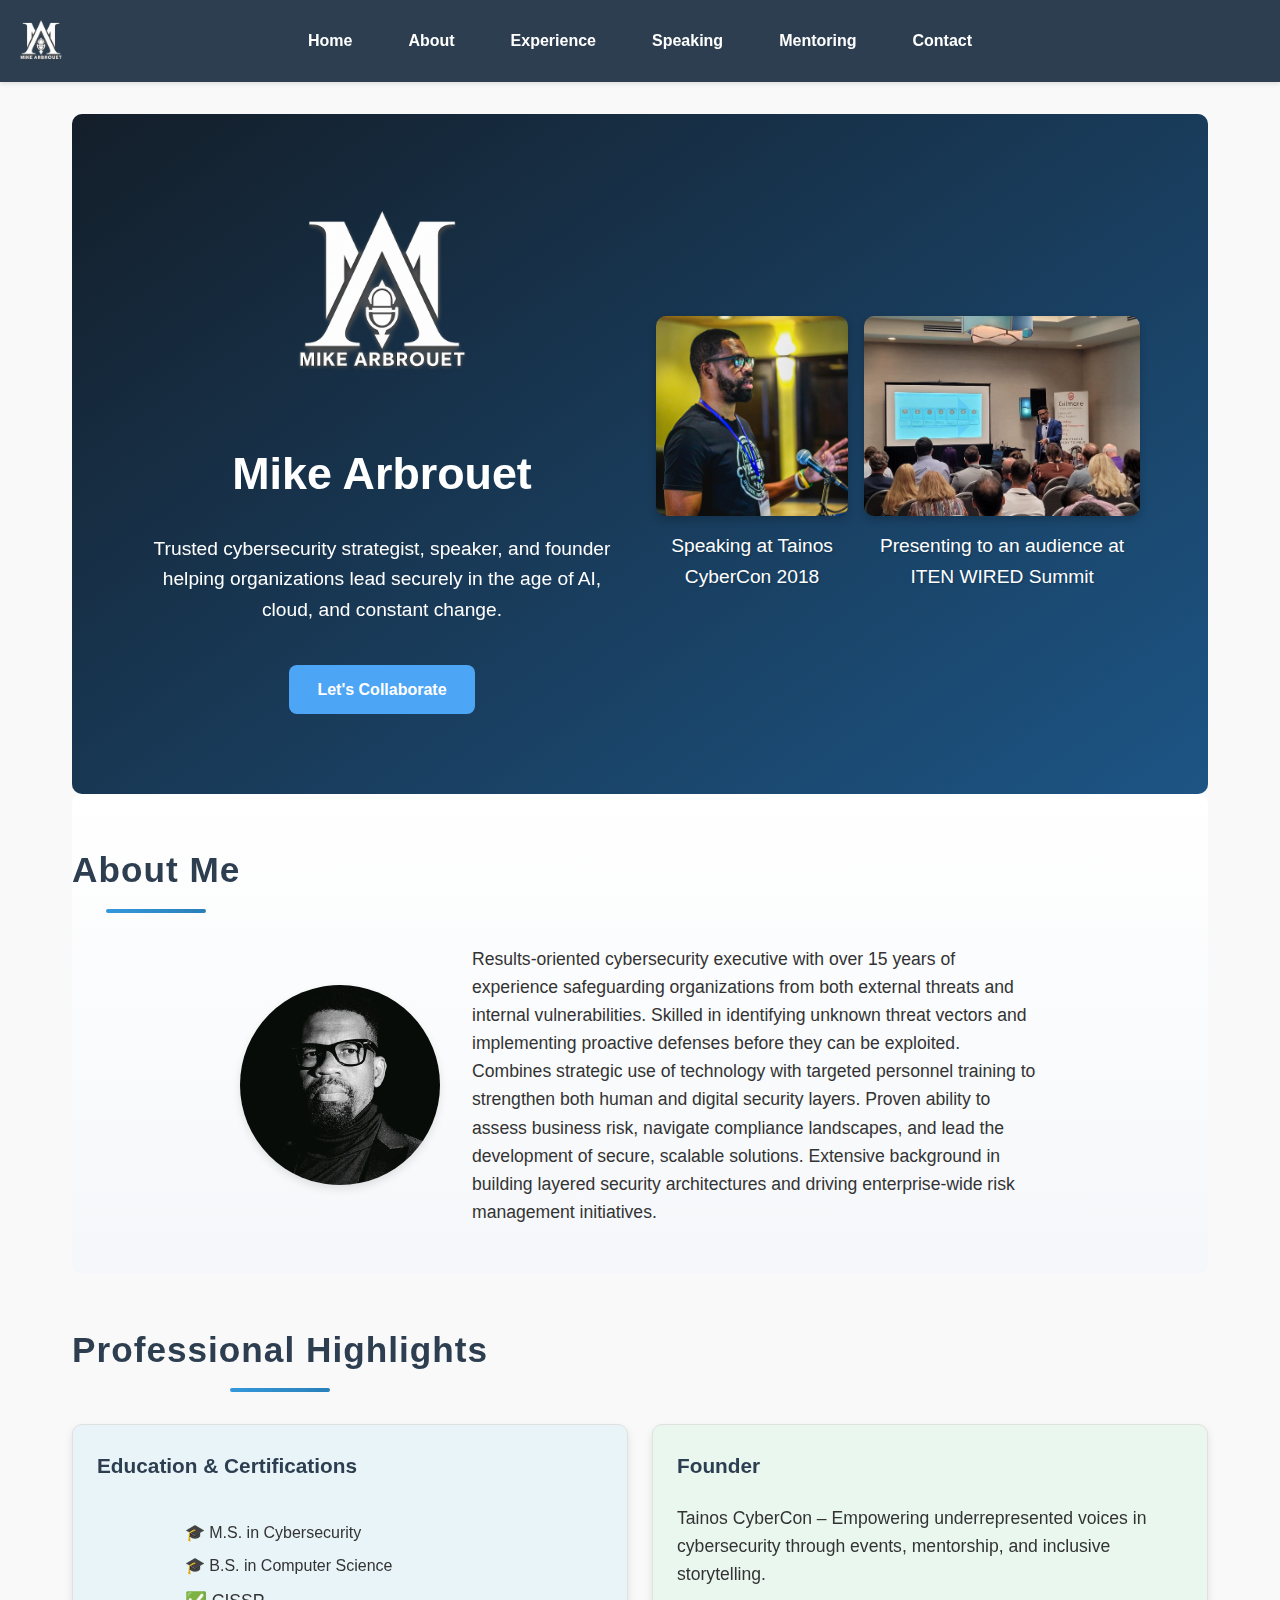
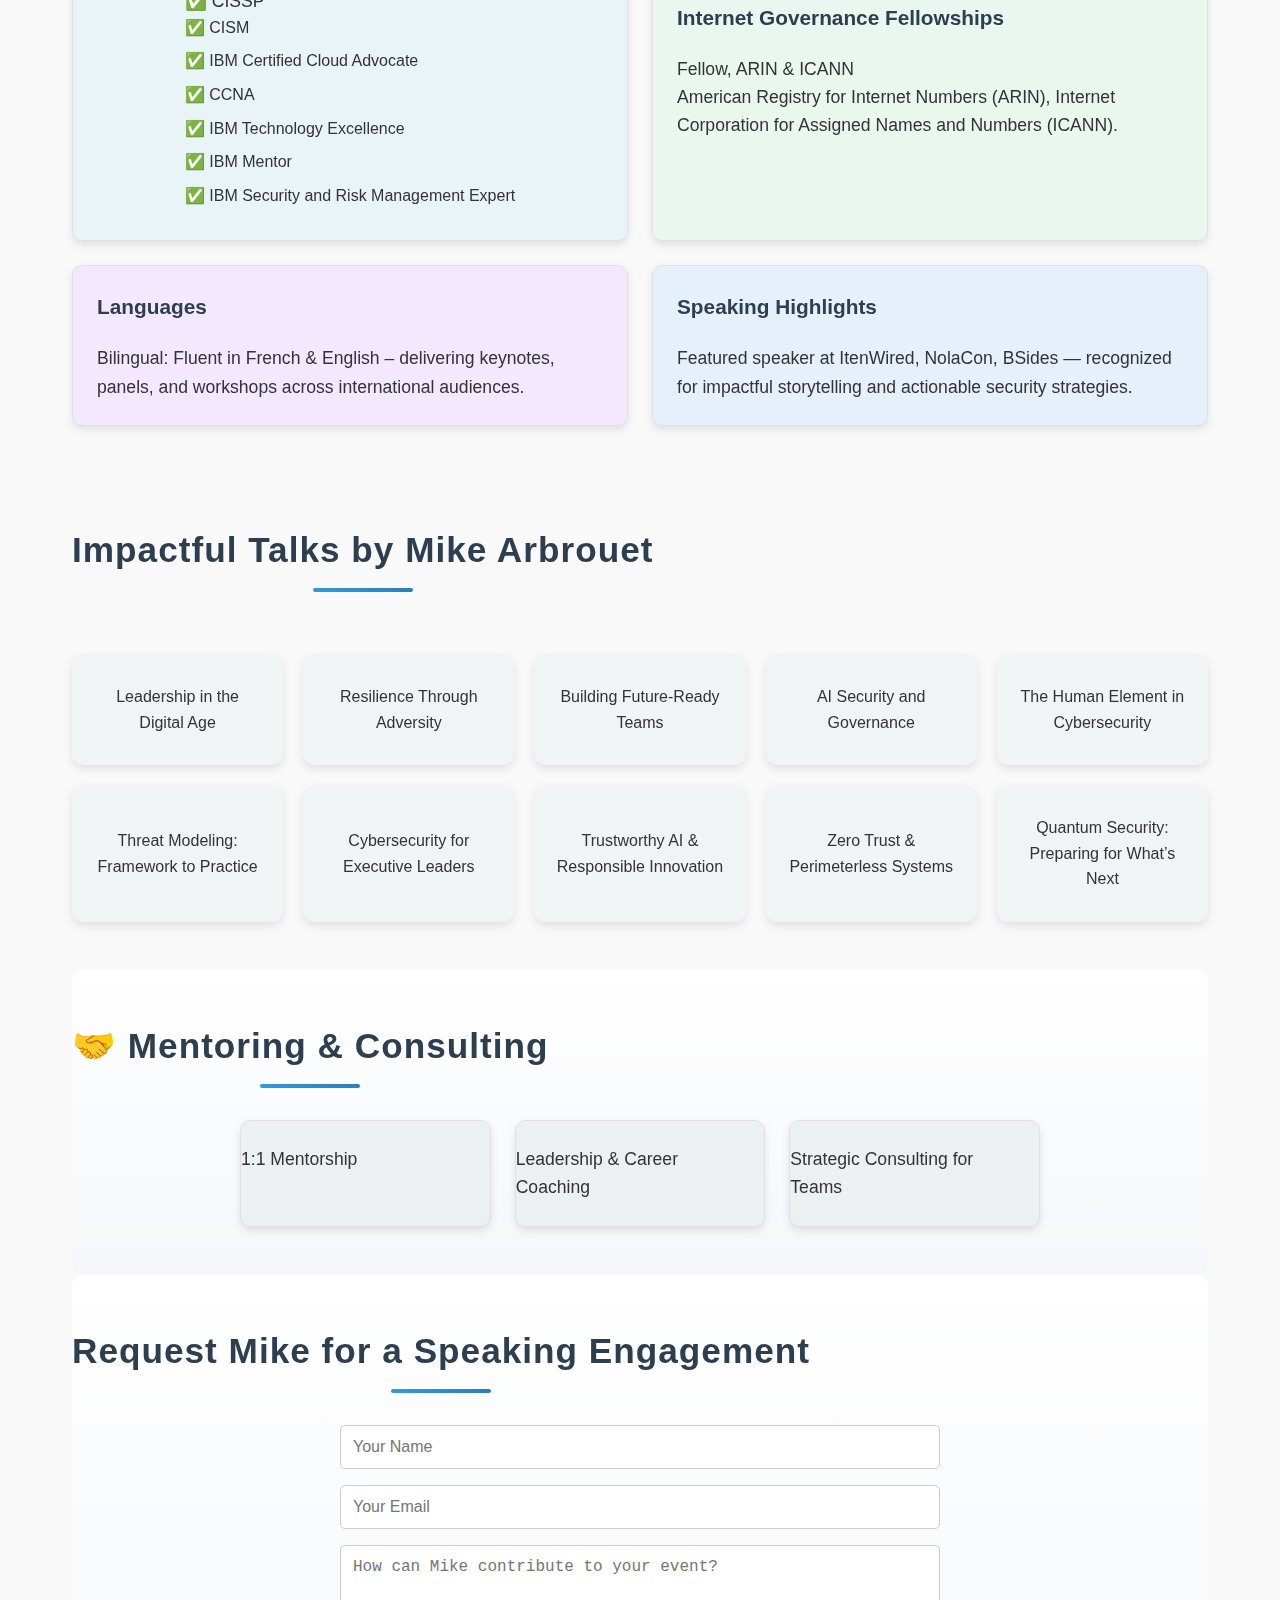
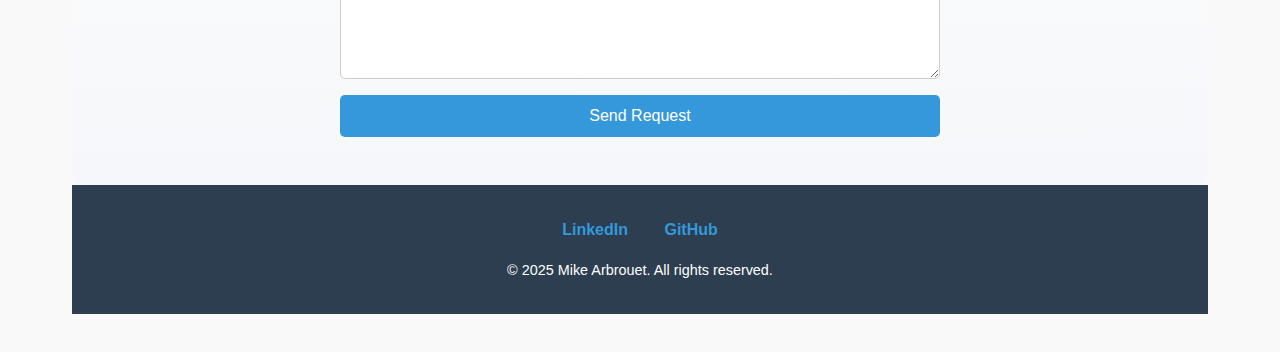
<file: index.html>
<!DOCTYPE html>

<html lang="en">
<head>
<meta charset="utf-8"/>
<meta content="width=device-width, initial-scale=1.0" name="viewport"/>
<meta content="default-src 'self'; script-src 'self' https://kit.fontawesome.com; style-src 'self' https://fonts.googleapis.com https://cdnjs.cloudflare.com; font-src https://fonts.gstatic.com; form-action 'self' https://formspree.io;" http-equiv="Content-Security-Policy"/>
<title>Mike Arbrouet | Cybersecurity Strategist &amp; Speaker</title>
<link href="style.css" rel="stylesheet"/>
<link href="favicon.ico" rel="icon" type="image/x-icon"/>
<link href="https://fonts.googleapis.com/css2?family=Roboto:wght@400;700&amp;display=swap" rel="stylesheet"/>
<link crossorigin="anonymous" href="https://cdnjs.cloudflare.com/ajax/libs/font-awesome/6.5.1/css/all.min.css" integrity="sha512-DTOQO9RWCH3ppGqcWaEA1BIZOC6xxalwEsw9c2QQeAIftl+Vegovlnee1c9QX4TctnWMn13TZye+giMm8e2Lw==" referrerpolicy="no-referrer" rel="stylesheet"/>

<style>
  .section-bar {
    height: 6px;
    width: 100px;
    background: linear-gradient(to right, #3498db, #2980b9);
    margin: 10px auto 30px auto;
    border-radius: 5px;
  }
</style>
</head>
<body>
<div class="nav-wrapper">
<img alt="Mike Arbrouet Logo" src="logo.png"/>
<div class="nav-toggle">☰ Menu</div>
<nav class="nav">
<a href="#hero-intro"> Home</a>
<a href="#about"> About</a>
<a href="#credentials"> Experience</a>
<a href="#speaking"> Speaking</a>
<a href="#mentoring"> Mentoring</a>
<a href="#contact"> Contact</a>
</nav>
</div>
<div class="container">
<section class="hero" id="hero-intro">
<div class="hero-content">
<div class="hero-text">
<img alt="Mike Arbrouet Logo" class="logo-img fade-in" src="logo.png"/>
<h1 class="fade-up">Mike Arbrouet</h1>
<p class="fade-up delay-1">
            Trusted cybersecurity strategist, speaker, and founder helping organizations lead securely in the age of AI, cloud, and constant change.
          </p>
<a class="cta fade-up delay-2" href="#contact">Let's Collaborate</a>
</div>
<div class="hero-images">
<div class="image-wrapper">
<img alt="Mike Arbrouet speaking at an event" class="hero-img fade-in delay-1" loading="lazy" src="speaking-1.jpg"/>
<p class="image-caption">Speaking at Tainos CyberCon 2018</p>
</div>
<div class="image-wrapper">
<img alt="Mike Arbrouet presenting to an audience at ITEN WIRED Summit" class="hero-img fade-in delay-2" loading="lazy" src="speaking-2.jpg"/>
<p class="image-caption">Presenting to an audience at ITEN WIRED Summit</p>
</div>
</div>
</div>
</section>
<section class="section-divider" id="about">
<h2 class="section-heading">About Me</h2>
<div class=\"section-bar\"></div>
<div class="about-content">
<picture>
<source srcset="mike-portrait.webp" type="image/webp"/>
<img alt="Portrait of Mike Arbrouet" class="about-img" loading="lazy" src="mike-portrait.jpg"/>
</picture>
<p>Results-oriented cybersecurity executive with over 15 years of experience safeguarding organizations from both external threats and internal vulnerabilities. Skilled in identifying unknown threat vectors and implementing proactive defenses before they can be exploited. Combines strategic use of technology with targeted personnel training to strengthen both human and digital security layers. Proven ability to assess business risk, navigate compliance landscapes, and lead the development of secure, scalable solutions. Extensive background in building layered security architectures and driving enterprise-wide risk management initiatives.</p>
</div>
</section>
<section id="credentials">
<h2 class="section-heading">Professional Highlights</h2>
<div class=\"section-bar\"></div>
<div class="experience-list">
<div class="card" data-color="blue">
<strong> Education & Certifications</strong>
<ul class="cert-list">
<li class="no-icon">🎓 M.S. in Cybersecurity</li>
<li class="no-icon">🎓 B.S. in Computer Science</li
<li class="no-icon">✅  CISSP</li>
<li class="no-icon">✅  CISM</li>
<li class="no-icon">✅  IBM Certified Cloud Advocate</li>
<li class="no-icon">✅  CCNA</li>
<li class="no-icon">✅  IBM Technology Excellence</li>
<li class="no-icon">✅  IBM Mentor</li>
<li class="no-icon">✅ IBM Security and Risk Management Expert</li>
</ul>
</div>
<div class="card" data-color="green">
<strong> Founder</strong>
<p>Tainos CyberCon – Empowering underrepresented voices in cybersecurity through events, mentorship, and inclusive storytelling.</p>
<strong> Internet Governance Fellowships</strong>
<p>Fellow, ARIN & ICANN <br>American Registry for Internet Numbers (ARIN), Internet Corporation for Assigned Names and Numbers (ICANN).</p>
</div>
<div class="card" data-color="purple">
<strong> Languages</strong>
<p>Bilingual: Fluent in French &amp; English – delivering keynotes, panels, and workshops across international audiences.</p>
</div>
<div class="card" data-color="teal">
<strong> Speaking Highlights</strong>
<p>Featured speaker at ItenWired, NolaCon, BSides — recognized for impactful storytelling and actionable security strategies.</p>
</div>
</div>
</section>
<section id="speaking">
<h2 class="section-heading">Impactful Talks by Mike Arbrouet</h2>
<div class=\"section-bar\"></div>
<div class="speaking-grid">
<div class="speaking-card">Leadership in the Digital Age</div>
<div class="speaking-card">Resilience Through Adversity</div>
<div class="speaking-card">Building Future-Ready Teams</div>
<div class="speaking-card">AI Security and Governance</div>
<div class="speaking-card">The Human Element in Cybersecurity</div>
<div class="speaking-card">Threat Modeling: Framework to Practice</div>
<div class="speaking-card">Cybersecurity for Executive Leaders</div>
<div class="speaking-card">Trustworthy AI &amp; Responsible Innovation</div>
<div class="speaking-card">Zero Trust &amp; Perimeterless Systems</div>
<div class="speaking-card">Quantum Security: Preparing for What’s Next</div>
</div>
</section>
<section class="section-divider" id="mentoring">
<h2 class="section-heading">🤝 Mentoring & Consulting</h2>
<div class=\"section-bar\"></div>
<ul class="mentoring-list">
<li class="card"> 1:1 Mentorship</li>
<li class="card"> Leadership &amp; Career Coaching</li>
<li class="card"> Strategic Consulting for Teams</li>
</ul>
</section>
<section class="section-divider" id="contact">
	<h2 class="section-heading">Request Mike for a Speaking Engagement</h2>
<div class=\"section-bar\"></div>
<form action="https://formspree.io/f/mjkyeeye" method="POST">
<input name="name" placeholder="Your Name" required="" type="text"/>
<input name="email" placeholder="Your Email" required="" type="email"/>
<textarea name="message" placeholder="How can Mike contribute to your event?" required="" rows="6"></textarea>
<button type="submit">Send Request</button>
</form>
</section>
<footer>
<div class="social">
<a href="https://www.linkedin.com/in/mikearbrouet" rel="noopener noreferrer" target="_blank">LinkedIn</a>
<a href="https://github.com/minher1" rel="noopener noreferrer" target="_blank">GitHub</a>
</div>
<p>© 2025 Mike Arbrouet. All rights reserved.</p>
</footer>
</div>
<button aria-label="Scroll to top" id="scrollToTop">↑</button>
<script>
    // Theme toggle
    const toggleBtn = document.createElement('button');
    toggleBtn.id = 'themeToggle';
    toggleBtn.innerText = '🌙';
    document.body.appendChild(toggleBtn);

    toggleBtn.addEventListener('click', () => {
      document.body.classList.toggle('dark-mode');
      toggleBtn.innerText = document.body.classList.contains('dark-mode') ? '☀️' : '🌙';
    });

    // Hamburger menu toggle for mobile
    document.addEventListener('DOMContentLoaded', function () {
      const toggle = document.querySelector('.nav-toggle');
      const nav = document.querySelector('.nav');

      toggle.addEventListener('click', function () {
        nav.classList.toggle('active');
      });

      toggle.addEventListener('touchstart', function (e) {
        e.preventDefault();
        nav.classList.toggle('active');
      });

      // Close menu when a link is clicked on mobile
      document.querySelectorAll('.nav a').forEach(link => {
        link.addEventListener('click', () => {
          if (window.innerWidth <= 768) {
            nav.classList.remove('active');
          }
        });
      });
    });

    // Parallax effect for hero images
    window.addEventListener('scroll', () => {
      const heroImages = document.querySelectorAll('.hero-img');
      const scrollPosition = window.scrollY;

      heroImages.forEach((img, index) => {
        const speed = index === 0 ? 0.2 : -0.2; // Different speeds for each image
        const offset = scrollPosition * speed;
        img.style.transform = `translateY(${offset}px)`;
      });
    });

    // Scroll-to-top button
    window.addEventListener('scroll', () => {
      const scrollBtn = document.getElementById("scrollToTop");
      scrollBtn.style.display = window.scrollY > 300 ? "block" : "none";
    });

    document.getElementById("scrollToTop").addEventListener("click", () => {
      window.scrollTo({ top: 0, behavior: "smooth" });
    });
  </script>
</body>

</html>
</file>
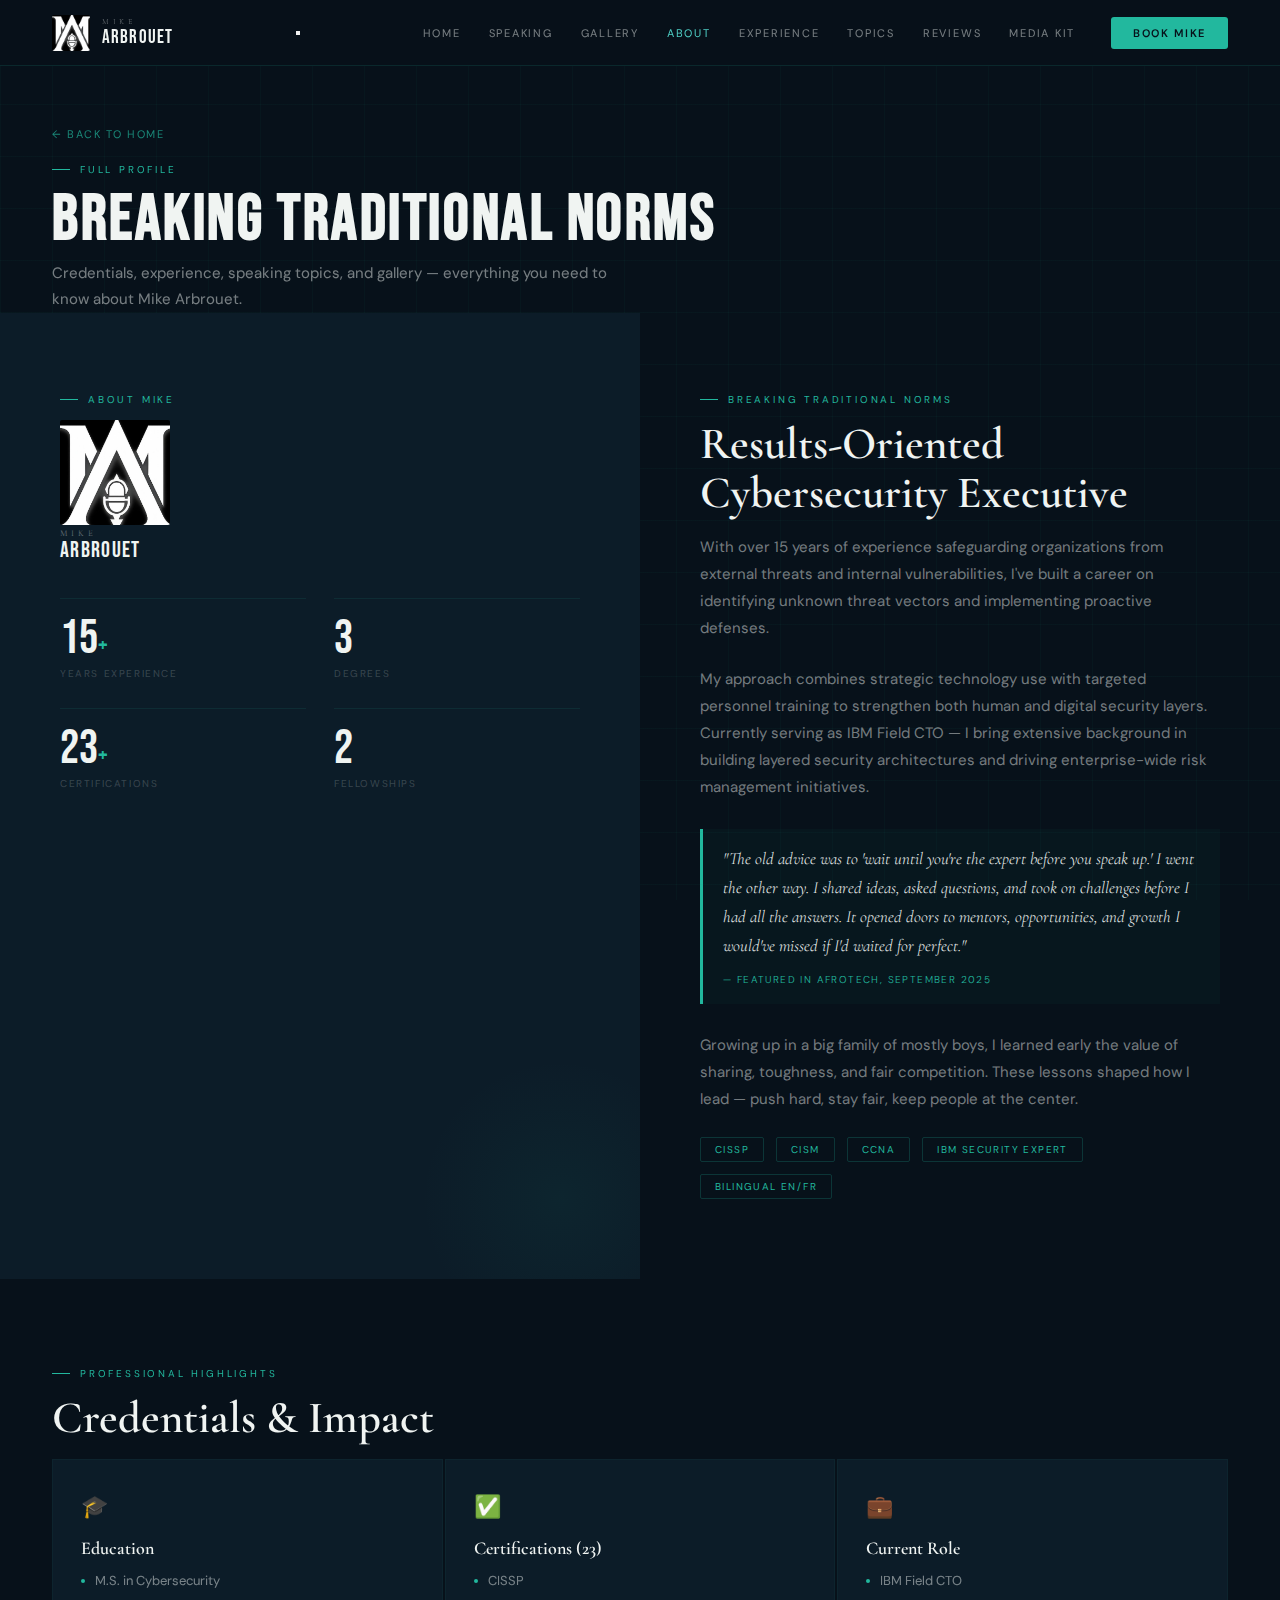
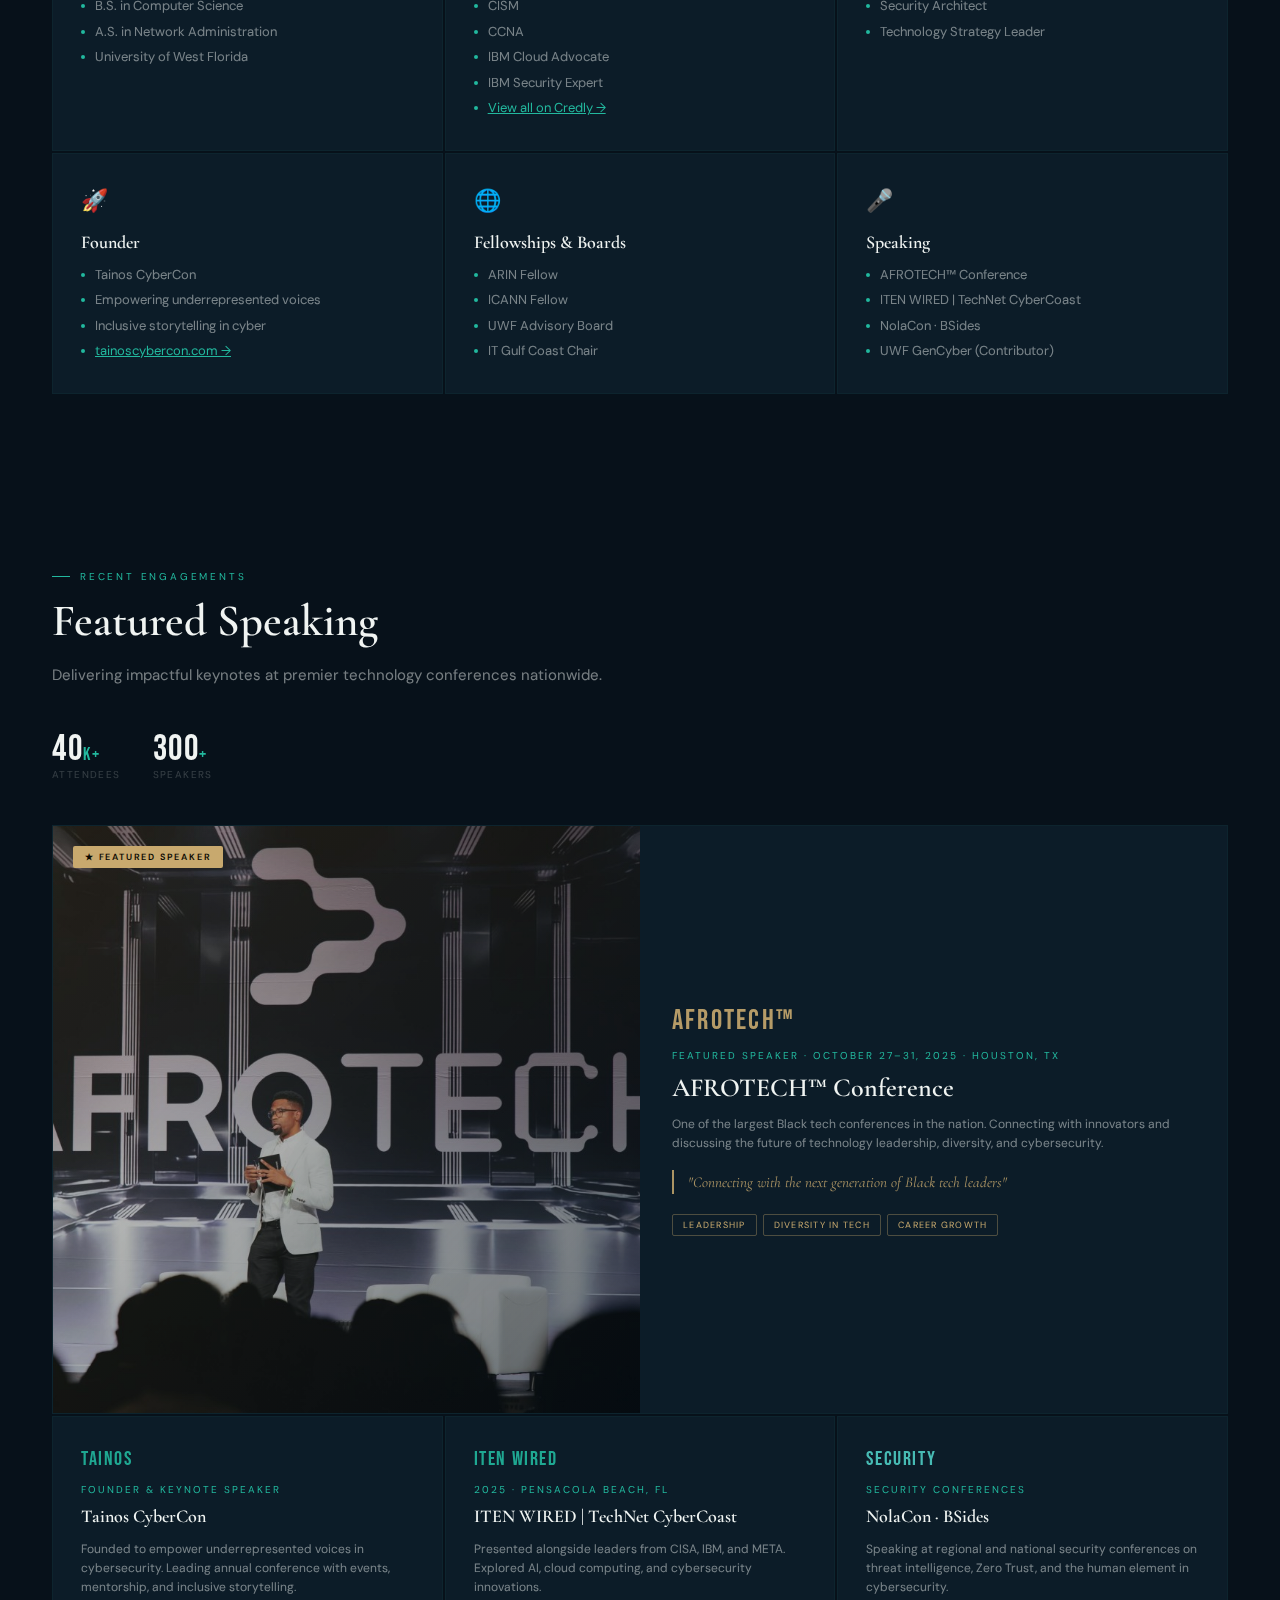
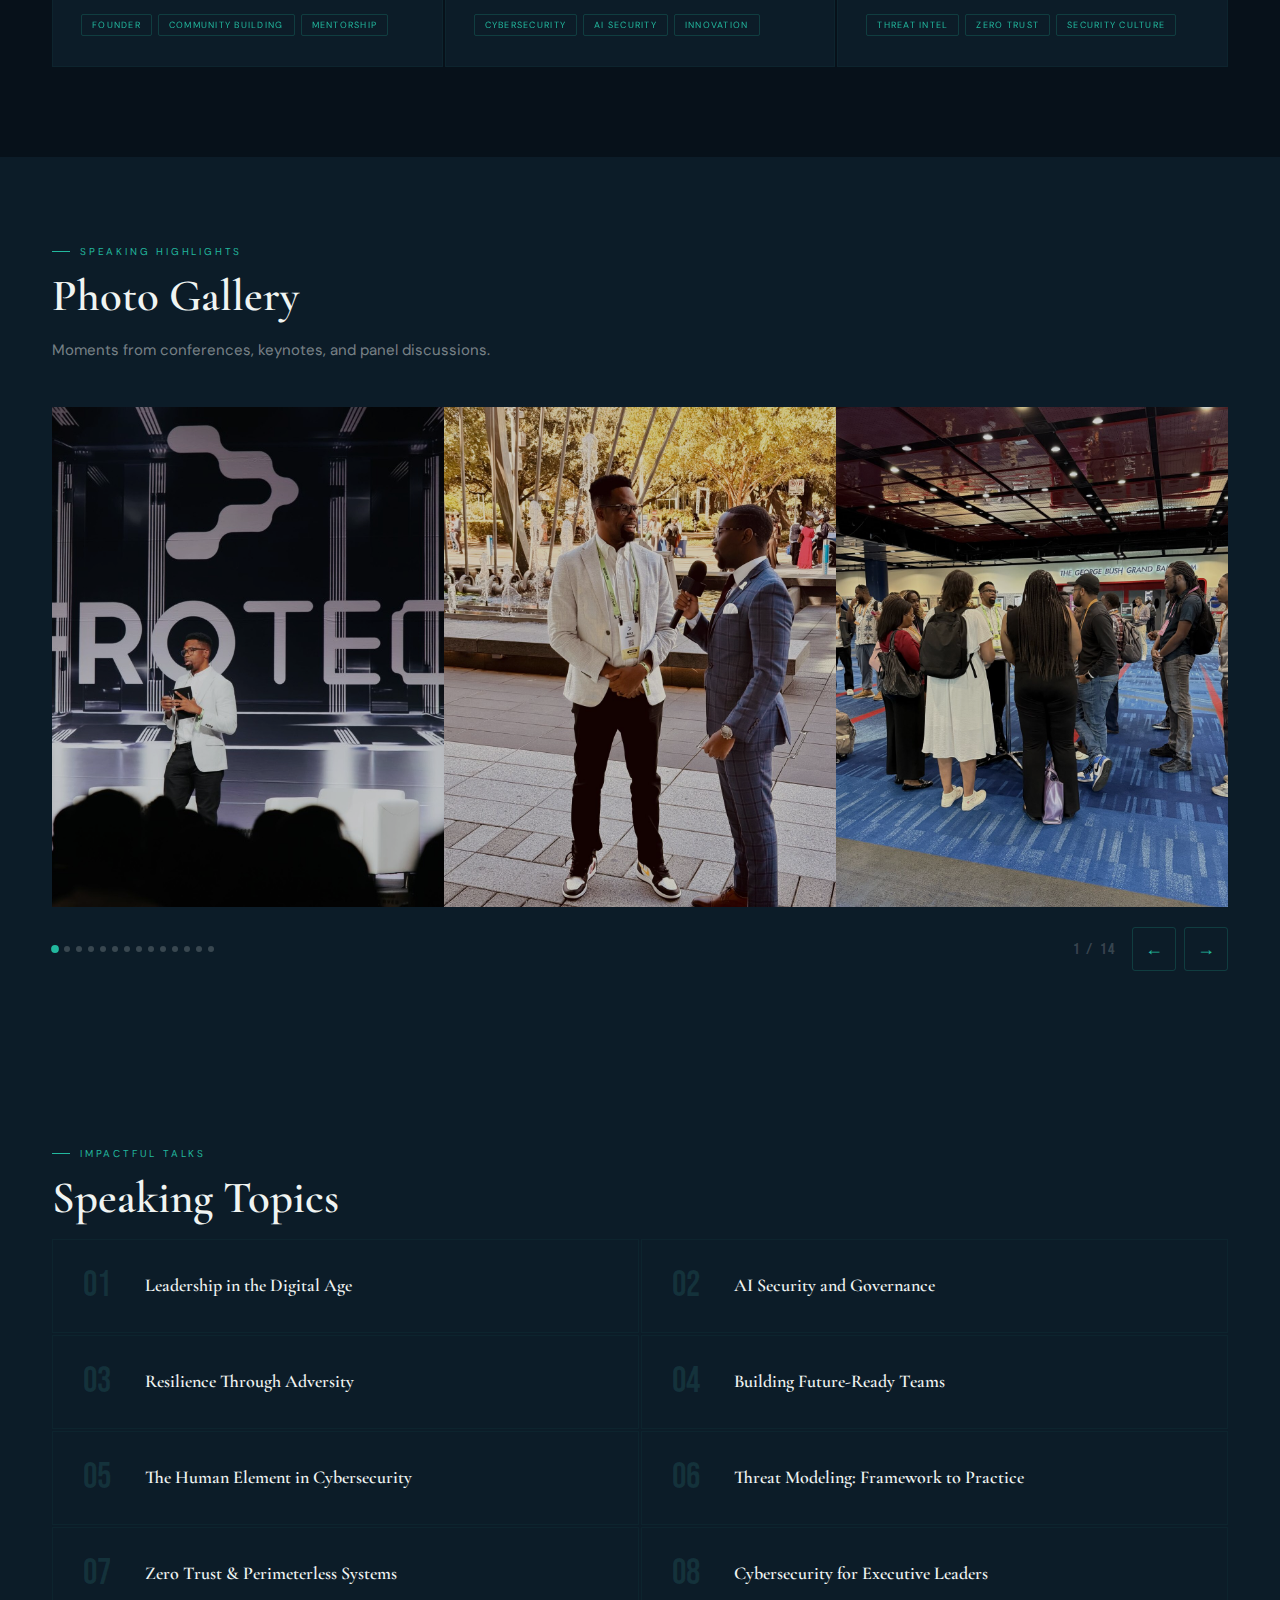
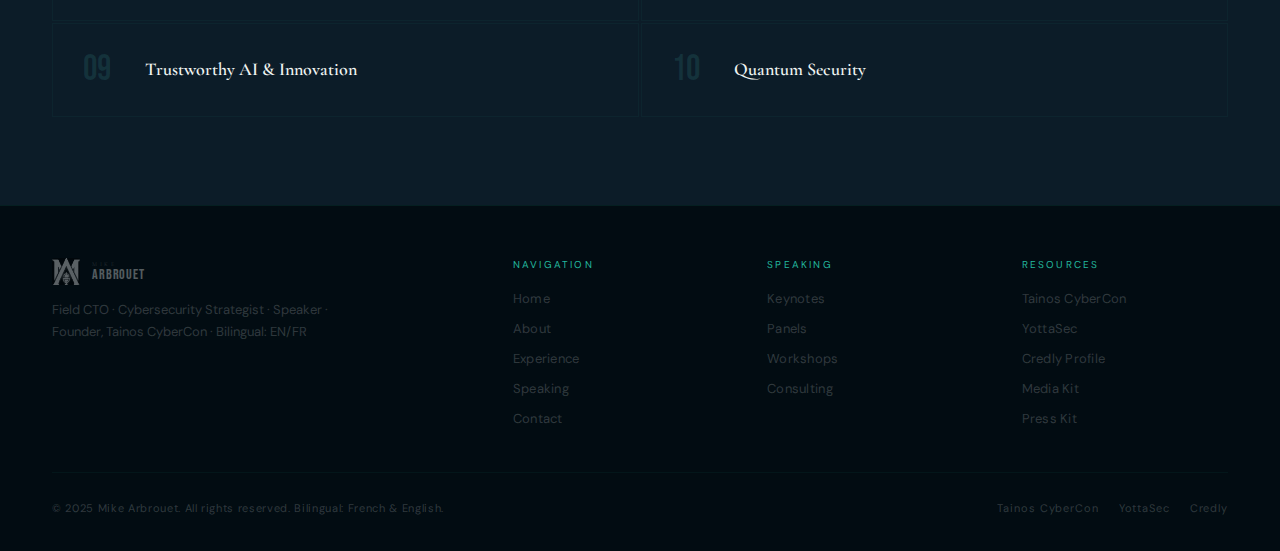
<file: about.html>
<!DOCTYPE html>
<html lang="en">
<head>
<meta charset="UTF-8">
<meta name="viewport" content="width=device-width, initial-scale=1.0">
<meta name="description" content="Full profile of Mike Arbrouet — credentials, speaking topics, gallery, and experience. IBM Field CTO, ARIN Fellow, ICANN Fellow, Founder of Tainos CyberCon.">
<title>About Mike Arbrouet | Field CTO, Speaker & Founder</title>
<link href="https://fonts.googleapis.com/css2?family=Bebas+Neue&family=Cormorant+Garamond:ital,wght@0,300;0,500;0,600;1,300;1,600&family=DM+Sans:wght@300;400;500;600&display=swap" rel="stylesheet">
<style>
*,*::before,*::after{box-sizing:border-box;margin:0;padding:0}
:root{
  --bg:#07111A;--surface:#0C1C28;--grid-col:#0E2233;
  --teal:#1A8C7A;--teal-lt:#22B89E;--cyan:#4ECDC4;
  --white:#F0F4F2;--muted:rgba(240,244,242,0.48);--dim:rgba(240,244,242,0.2);
  --gold:#C8A96E;
}
html{scroll-behavior:smooth}
body{background:var(--bg);font-family:'DM Sans',sans-serif;color:var(--white);overflow-x:hidden}
body::before{
  content:'';position:fixed;inset:0;z-index:0;pointer-events:none;
  background-image:
    linear-gradient(rgba(26,140,122,0.05) 1px,transparent 1px),
    linear-gradient(90deg,rgba(26,140,122,0.05) 1px,transparent 1px);
  background-size:52px 52px;
}

/* ─── MAX WIDTH CONTENT ─── */
.section-inner{max-width:1300px;margin:0 auto}
#home .hero-left{max-width:580px}
.footer-top{max-width:1300px;margin:0 auto}

/* ─── LOGO COMPONENT ─── */
.logo-lockup{display:flex;align-items:center;gap:12px;text-decoration:none}
.logo-mark{overflow:hidden;flex-shrink:0;border-radius:2px}
.logo-mark img{display:block;object-fit:cover;object-position:top center}
/* Nav size */
.logo-nav .logo-mark{width:38px;height:36px}
.logo-nav .logo-mark img{width:49px;margin-left:-5px;margin-top:-2px}
/* Large stacked (hero) */
.logo-hero{flex-direction:column;align-items:center;gap:4px}
.logo-hero .logo-mark{width:220px;height:210px}
.logo-hero .logo-mark img{width:283px;margin-left:-31px;margin-top:-8px}
/* Medium stacked (about) */
.logo-about{flex-direction:column;align-items:flex-start;gap:4px}
.logo-about .logo-mark{width:110px;height:105px}
.logo-about .logo-mark img{width:141px;margin-left:-15px;margin-top:-4px}
/* Footer */
.logo-footer{opacity:0.35}
.logo-footer .logo-mark{width:28px;height:27px}
.logo-footer .logo-mark img{width:36px;margin-left:-4px;margin-top:-1px}

.logo-word{display:flex;flex-direction:column;line-height:1}
.logo-word-mike{
  font-family:'Cormorant Garamond',serif;font-weight:300;
  color:var(--white);letter-spacing:.45em;opacity:.42;
}
.logo-word-last{font-family:'Bebas Neue',sans-serif;color:var(--white);letter-spacing:.06em}
.logo-nav .logo-word-mike{font-size:8px;margin-bottom:2px}
.logo-nav .logo-word-last{font-size:19px}
.logo-hero .logo-word{align-items:center;margin-top:6px}
.logo-hero .logo-word-mike{font-size:14px;letter-spacing:.55em;margin-bottom:3px}
.logo-hero .logo-word-last{font-size:52px}
.logo-about .logo-word-mike{font-size:9px;margin-bottom:2px}
.logo-about .logo-word-last{font-size:22px}
.logo-footer .logo-word-mike{font-size:6px;margin-bottom:1px}
.logo-footer .logo-word-last{font-size:14px}

/* ─── NAV ─── */
nav{
  position:sticky;top:0;z-index:100;height:66px;
  display:flex;align-items:center;justify-content:space-between;
  padding:0 52px;
  background:rgba(7,17,26,0.97);backdrop-filter:blur(20px);
  border-bottom:1px solid rgba(26,140,122,0.2);
}
.nav-links{display:flex;align-items:center;gap:28px}
.nav-link{
  font-size:11px;letter-spacing:.16em;text-transform:uppercase;
  color:var(--muted);text-decoration:none;transition:color .2s;
}
.nav-link:hover,.nav-link.active{color:var(--cyan)}
.nav-cta{
  font-size:11px;letter-spacing:.14em;text-transform:uppercase;
  font-weight:600;color:var(--bg);background:var(--teal-lt);
  padding:9px 22px;border-radius:3px;text-decoration:none;margin-left:8px;
  transition:background .2s;
}
.nav-cta:hover{background:var(--cyan)}

/* ─── HERO ─── */
#home{
  min-height: calc(100vh - 66px);
  display: grid;
  grid-template-columns: 1fr 1fr;
  align-items: center;
  padding: 0 max(52px, calc((100vw - 1300px) / 2 + 52px));
  gap: 5vw;
  max-width: 100%;
  position: relative;
  overflow: hidden;
  box-sizing: border-box;
}
#home::before{
  content:'';position:absolute;inset:0;z-index:0;pointer-events:none;
  background: radial-gradient(ellipse 60% 70% at 70% 50%, rgba(26,140,122,0.07) 0%, transparent 70%);
}
#home::after{
  content:'';position:absolute;top:50%;right:5%;transform:translateY(-50%);
  width:min(700px,50vw);height:min(700px,50vw);
  background:radial-gradient(circle,rgba(26,140,122,0.08) 0%,transparent 65%);
  border-radius:50%;pointer-events:none;
  animation:orb 9s ease-in-out infinite;
}
@keyframes orb{0%,100%{transform:translateY(-50%) scale(1);opacity:.5}50%{transform:translateY(-50%) scale(1.08);opacity:1}}

.hero-left{position:relative;z-index:2;max-width:560px;}
.eyebrow{display:flex;align-items:center;gap:12px;margin-bottom:24px}
.eyebrow-line{width:28px;height:1px;background:var(--teal-lt);flex-shrink:0}
.eyebrow-text{font-size:11px;letter-spacing:.22em;text-transform:uppercase;color:var(--teal-lt)}

.hero-name-mike{
  font-family:'Cormorant Garamond',serif;font-size:clamp(13px,1.1vw,18px);font-weight:300;
  letter-spacing:.5em;color:var(--muted);display:block;margin-bottom:4px;
}
.hero-name-last{
  font-family:'Bebas Neue',sans-serif;
  font-size:clamp(64px,7.5vw,112px);
  letter-spacing:.03em;color:var(--white);display:block;line-height:.95;
  margin-bottom:4px;
}
.hero-roles{
  display:flex;align-items:center;flex-wrap:wrap;gap:8px 10px;
  font-size:11px;letter-spacing:.15em;text-transform:uppercase;
  color:var(--teal-lt);margin:20px 0 24px;
}
.role-sep{width:3px;height:3px;background:var(--teal-lt);border-radius:50%;opacity:.5;flex-shrink:0}
.hero-body{font-size:15px;line-height:1.8;color:var(--muted);margin-bottom:20px}

.afrotech-badge{
  display:inline-flex;align-items:center;gap:10px;
  background:rgba(200,169,110,0.1);border:1px solid rgba(200,169,110,0.35);
  border-radius:3px;padding:10px 18px;margin-bottom:32px;
  font-size:11px;letter-spacing:.14em;text-transform:uppercase;color:var(--gold);
}
.afrotech-badge-dot{width:6px;height:6px;background:var(--gold);border-radius:50%;flex-shrink:0;animation:pulse-gold 2s infinite}
@keyframes pulse-gold{0%,100%{opacity:1}50%{opacity:.3}}

.hero-actions{display:flex;gap:14px;align-items:center;flex-wrap:wrap}
.btn-primary{
  background:var(--teal-lt);color:var(--bg);
  font-size:12px;letter-spacing:.14em;text-transform:uppercase;
  font-weight:600;padding:13px 28px;border-radius:3px;text-decoration:none;
  transition:background .2s;white-space:nowrap;
}
.btn-primary:hover{background:var(--cyan)}
.btn-outline{
  color:var(--teal-lt);border:1px solid rgba(26,140,122,0.4);
  font-size:12px;letter-spacing:.14em;text-transform:uppercase;
  padding:12px 24px;border-radius:3px;text-decoration:none;
  transition:border-color .2s,color .2s;white-space:nowrap;
}
.btn-outline:hover{border-color:var(--cyan);color:var(--cyan)}
.btn-ghost{
  color:var(--muted);font-size:12px;letter-spacing:.14em;
  text-transform:uppercase;text-decoration:none;opacity:.6;
}

/* Hero right — portrait */
.hero-right{
  position:relative;z-index:2;
  display:flex;align-items:center;justify-content:center;
  height:100%;
  padding: 48px 0;
}
.portrait-frame{
  position:relative;
  width: min(420px, 38vw);
  height: min(520px, 46vw);
  min-width: 280px;
  min-height: 340px;
}
.portrait-frame::before{
  content:'';position:absolute;top:-12px;left:-12px;
  width:calc(100% - 40px);height:calc(100% - 40px);
  border-top:2px solid var(--teal);border-left:2px solid var(--teal);
  z-index:3;pointer-events:none;
}
.portrait-frame::after{
  content:'';position:absolute;bottom:-12px;right:-12px;
  width:calc(100% - 40px);height:calc(100% - 40px);
  border-bottom:2px solid var(--teal);border-right:2px solid var(--teal);
  z-index:3;pointer-events:none;
}
.portrait-frame img{
  width:100%;height:100%;object-fit:cover;object-position:center top;
  display:block;filter:contrast(1.05) brightness(0.92);z-index:2;position:relative;
}
.portrait-overlay{
  position:absolute;inset:0;z-index:2;
  background:linear-gradient(135deg,rgba(26,140,122,0.18) 0%,transparent 55%,rgba(7,17,26,0.45) 100%);
}
.portrait-tag{
  position:absolute;bottom:18px;left:18px;z-index:4;
  background:rgba(7,17,26,0.88);border:1px solid rgba(26,140,122,0.4);
  border-radius:2px;padding:7px 14px;
  font-size:9px;letter-spacing:.2em;text-transform:uppercase;
  color:var(--teal-lt);backdrop-filter:blur(8px);
}

/* ─── HERO STATS BAR ─── */
.stats-bar{
  display:flex;border-top:1px solid rgba(26,140,122,0.15);
  border-bottom:1px solid rgba(26,140,122,0.15);
  background:rgba(12,28,40,0.6);
  justify-content:center;
}
.stats-bar .stat-item{max-width:240px}
.stat-item{
  flex:1;padding:20px 32px;border-right:1px solid rgba(26,140,122,0.1);
  display:flex;align-items:center;gap:16px;
}
.stat-item:last-child{border-right:none}
.stat-num-lg{
  font-family:'Bebas Neue',sans-serif;font-size:42px;
  color:var(--white);line-height:1;letter-spacing:.02em;
}
.stat-num-lg span{font-size:22px;color:var(--teal-lt)}
.stat-label-lg{font-size:10px;letter-spacing:.16em;text-transform:uppercase;color:var(--dim)}

/* ─── SECTION COMMON ─── */
.section{padding:88px 52px;position:relative;z-index:1}
.section-alt{background:var(--surface)}
.kicker{
  font-size:10px;letter-spacing:.28em;text-transform:uppercase;
  color:var(--teal-lt);margin-bottom:14px;
  display:flex;align-items:center;gap:10px;
}
.kicker::before{content:'';display:block;width:18px;height:1px;background:var(--teal-lt)}
.section-h2{
  font-family:'Cormorant Garamond',serif;font-size:clamp(34px,3.5vw,48px);
  font-weight:600;color:var(--white);margin-bottom:16px;line-height:1.1;
}
.section-sub{font-size:15px;color:var(--muted);line-height:1.75;max-width:600px;margin-bottom:44px}

/* ─── FEATURED SPEAKING ─── */
.speaking-meta{
  display:flex;gap:32px;margin-bottom:44px;
}
.speaking-meta-item{
  display:flex;align-items:center;gap:10px;
  font-size:11px;letter-spacing:.14em;text-transform:uppercase;color:var(--dim);
}
.speaking-meta-num{
  font-family:'Bebas Neue',sans-serif;font-size:36px;color:var(--white);line-height:1;
}
.speaking-meta-num span{font-size:18px;color:var(--teal-lt)}

.conf-grid{display:grid;grid-template-columns:repeat(3,1fr);gap:2px;margin-bottom:2px}
.conf-card{
  background:var(--surface);padding:0;overflow:hidden;
  position:relative;border:1px solid rgba(26,140,122,0.08);
  transition:border-color .3s;
}
.conf-card:hover{border-color:rgba(26,140,122,0.35)}
.conf-card.featured{grid-column:1/-1;display:grid;grid-template-columns:1fr 1fr}

/* AfroTech featured card */
.conf-card-hero-img{
  min-height:280px;background:#111;
  position:relative;overflow:hidden;
  display:flex;align-items:center;justify-content:center;
}
.conf-card-hero-img img{width:100%;height:100%;object-fit:cover}
.conf-hero-overlay{
  position:absolute;inset:0;
  background:linear-gradient(135deg,rgba(200,169,110,0.15) 0%,rgba(7,17,26,0.6) 100%);
}
.conf-hero-badge{
  position:absolute;top:20px;left:20px;
  background:var(--gold);color:#0a0800;
  font-size:9px;letter-spacing:.2em;text-transform:uppercase;
  font-weight:600;padding:5px 12px;border-radius:2px;
}
.conf-card-body{padding:36px 32px;display:flex;flex-direction:column;justify-content:center}
.conf-logo-placeholder{
  font-family:'Bebas Neue',sans-serif;font-size:28px;letter-spacing:.08em;
  color:var(--gold);margin-bottom:12px;opacity:.9;
}
.conf-card-subtitle{
  font-size:10px;letter-spacing:.2em;text-transform:uppercase;
  color:var(--teal-lt);margin-bottom:10px;
}
.conf-card-title{
  font-family:'Cormorant Garamond',serif;font-size:26px;font-weight:600;
  color:var(--white);margin-bottom:12px;line-height:1.2;
}
.conf-card-meta{font-size:12px;color:var(--muted);margin-bottom:16px;line-height:1.6}
.conf-quote{
  font-family:'Cormorant Garamond',serif;font-size:15px;font-style:italic;
  color:var(--gold);border-left:2px solid var(--gold);padding-left:14px;
  margin-bottom:20px;line-height:1.6;opacity:.85;
}
.conf-tags{display:flex;flex-wrap:wrap;gap:6px}
.conf-tag{
  font-size:9px;letter-spacing:.14em;text-transform:uppercase;
  border:1px solid rgba(26,140,122,0.3);color:var(--teal-lt);
  padding:4px 10px;border-radius:2px;
}
.conf-tag.gold-tag{border-color:rgba(200,169,110,0.35);color:var(--gold)}

/* Regular conf cards */
.conf-card-sm{padding:30px 28px}
.conf-card-sm .conf-logo-placeholder{font-size:20px;color:var(--teal-lt)}
.conf-card-sm .conf-card-title{font-size:18px}
.conf-card-sm .conf-card-meta{font-size:12px}

/* ─── GALLERY ─── */
.gallery-grid{
  display:grid;
  grid-template-columns:repeat(4,1fr);
  grid-auto-rows:200px;
  gap:3px;
}
.gallery-item{
  background:var(--surface);
  border:1px solid rgba(26,140,122,0.08);
  overflow:hidden;position:relative;
  cursor:pointer;transition:border-color .2s;
}
.gallery-item:hover{border-color:rgba(26,140,122,0.4)}
.gallery-item.wide{grid-column:span 2}
.gallery-item.tall{grid-row:span 2}
.gallery-img{
  width:100%;height:100%;object-fit:cover;object-position:center;
  transition:transform .4s;filter:brightness(0.85);
  background:var(--surface);
}
.gallery-item:hover .gallery-img{transform:scale(1.04);filter:brightness(1)}
.gallery-placeholder{
  width:100%;height:100%;
  display:flex;flex-direction:column;align-items:center;justify-content:center;gap:8px;
  background:var(--surface);
}
.gallery-ph-icon{font-size:24px;opacity:.3}
.gallery-ph-label{font-size:9px;letter-spacing:.16em;text-transform:uppercase;color:var(--dim);text-align:center;padding:0 10px}
.gallery-overlay{
  position:absolute;inset:0;
  background:linear-gradient(to top,rgba(7,17,26,0.85) 0%,transparent 50%);
  opacity:0;transition:opacity .3s;display:flex;align-items:flex-end;padding:14px;
}
.gallery-item:hover .gallery-overlay{opacity:1}
.gallery-caption{font-size:10px;letter-spacing:.1em;color:var(--white);line-height:1.4}

/* ─── ABOUT ─── */
#about{display:grid;grid-template-columns:1fr 1fr;min-height:600px}
.about-left{
  background:var(--surface);padding:80px 60px;
  position:relative;overflow:hidden;z-index:1;
}
.about-left::after{
  content:'';position:absolute;bottom:-60px;right:-60px;
  width:280px;height:280px;
  background:radial-gradient(circle,rgba(26,140,122,0.08) 0%,transparent 70%);
  pointer-events:none;
}
.about-stats-grid{display:grid;grid-template-columns:1fr 1fr;gap:28px;margin-top:36px}
.about-stat{border-top:1px solid rgba(26,140,122,0.15);padding-top:16px}
.about-stat-num{
  font-family:'Bebas Neue',sans-serif;font-size:48px;line-height:1;
  color:var(--white);margin-bottom:4px;
}
.about-stat-num span{font-size:24px;color:var(--teal-lt)}
.about-stat-label{font-size:10px;letter-spacing:.16em;text-transform:uppercase;color:var(--dim)}

.about-right{padding:80px 60px;background:var(--bg)}
.about-body{font-size:15px;line-height:1.8;color:var(--muted);margin-bottom:24px}
.pull-quote{
  font-family:'Cormorant Garamond',serif;font-size:17px;font-style:italic;
  font-weight:300;color:var(--white);
  border-left:3px solid var(--teal-lt);padding:16px 20px;
  margin:28px 0;line-height:1.7;background:rgba(26,140,122,0.05);
}
.pull-quote-attr{
  font-family:'DM Sans',sans-serif;font-size:10px;letter-spacing:.14em;
  text-transform:uppercase;color:var(--teal-lt);margin-top:10px;
  font-style:normal;display:block;
}

/* ─── CREDENTIALS ─── */
.creds-grid{display:grid;grid-template-columns:repeat(3,1fr);gap:2px}
.cred-card{
  background:var(--surface);padding:32px 28px;
  border:1px solid rgba(26,140,122,0.08);
  transition:border-color .2s;
}
.cred-card:hover{border-color:rgba(26,140,122,0.3)}
.cred-icon{font-size:22px;margin-bottom:16px}
.cred-title{
  font-family:'Cormorant Garamond',serif;font-size:18px;font-weight:600;
  color:var(--white);margin-bottom:12px;
}
.cred-list{list-style:none;display:flex;flex-direction:column;gap:6px}
.cred-list li{
  font-size:13px;color:var(--muted);padding-left:14px;position:relative;line-height:1.5;
}
.cred-list li::before{
  content:'';position:absolute;left:0;top:8px;
  width:4px;height:4px;background:var(--teal-lt);border-radius:50%;
}

/* ─── SPEAKING TOPICS ─── */
.topics-grid{display:grid;grid-template-columns:repeat(2,1fr);gap:2px}
.topic-card{
  background:var(--surface);padding:28px 30px;
  border:1px solid rgba(26,140,122,0.07);
  display:flex;align-items:flex-start;gap:18px;
  transition:border-color .2s,background .2s;
}
.topic-card:hover{background:var(--grid-col);border-color:rgba(26,140,122,0.25)}
.topic-num{
  font-family:'Bebas Neue',sans-serif;font-size:36px;
  color:rgba(78,205,196,0.12);line-height:1;flex-shrink:0;width:44px;
}
.topic-title{
  font-family:'Cormorant Garamond',serif;font-size:18px;font-weight:600;
  color:var(--white);line-height:1.3;padding-top:6px;
}

/* ─── CONTACT ─── */
.contact-grid{display:grid;grid-template-columns:1fr 1fr;gap:48px;align-items:start}
.form-group{margin-bottom:16px}
.form-label{font-size:10px;letter-spacing:.2em;text-transform:uppercase;color:var(--dim);display:block;margin-bottom:6px}
.form-input{
  width:100%;background:rgba(12,28,40,0.8);border:1px solid rgba(26,140,122,0.2);
  border-radius:3px;padding:12px 16px;color:var(--white);font-family:'DM Sans',sans-serif;
  font-size:14px;outline:none;transition:border-color .2s;
}
.form-input:focus{border-color:var(--teal-lt)}
textarea.form-input{resize:vertical;min-height:100px}
.form-row{display:grid;grid-template-columns:1fr 1fr;gap:12px}
.contact-info{display:flex;flex-direction:column;gap:24px}
.contact-info-item{
  display:flex;align-items:flex-start;gap:14px;
  padding:20px;background:rgba(12,28,40,0.5);
  border:1px solid rgba(26,140,122,0.12);border-radius:3px;
}
.contact-info-icon{
  width:36px;height:36px;background:rgba(26,140,122,0.12);
  border:1px solid rgba(26,140,122,0.2);border-radius:3px;
  display:flex;align-items:center;justify-content:center;
  color:var(--teal-lt);font-size:15px;flex-shrink:0;
}
.contact-info-label{font-size:10px;letter-spacing:.16em;text-transform:uppercase;color:var(--dim);margin-bottom:3px}
.contact-info-val{font-size:14px;color:var(--white)}
.contact-info-val a{color:var(--teal-lt);text-decoration:none}

/* ─── FOOTER ─── */
footer{
  background:#020C12;padding:52px 52px 36px;
  border-top:1px solid rgba(26,140,122,0.15);
  position:relative;z-index:1;
}
.footer-top{display:grid;grid-template-columns:2fr 1fr 1fr 1fr;gap:48px;margin-bottom:44px}
.footer-brand-tagline{font-size:13px;color:var(--dim);line-height:1.7;margin-top:14px;max-width:280px}
.footer-col-title{
  font-size:10px;letter-spacing:.22em;text-transform:uppercase;
  color:var(--teal-lt);margin-bottom:16px;
}
.footer-links-list{list-style:none;display:flex;flex-direction:column;gap:9px}
.footer-links-list a{
  font-size:13px;color:var(--dim);text-decoration:none;
  transition:color .2s;letter-spacing:.02em;
}
.footer-links-list a:hover{color:var(--teal-lt)}
.footer-bottom{
  display:flex;justify-content:space-between;align-items:center;
  padding-top:28px;border-top:1px solid rgba(26,140,122,0.08);
}
.footer-copy{font-size:11px;color:var(--dim);letter-spacing:.06em}

/* ─── CRED STRIP ─── */
.cred-strip{
  display:flex;border-top:1px solid rgba(26,140,122,0.12);
  border-bottom:1px solid rgba(26,140,122,0.12);
  background:rgba(12,28,40,0.6);overflow-x:auto;
}
.cred-strip-item{
  display:flex;align-items:center;gap:8px;padding:14px 26px;
  font-size:10px;letter-spacing:.16em;text-transform:uppercase;color:var(--dim);
  border-right:1px solid rgba(26,140,122,0.08);white-space:nowrap;flex-shrink:0;
}
.cred-dot{width:4px;height:4px;background:var(--teal-lt);border-radius:50%}

/* ─── CAROUSEL ─── */
.gallery-carousel-wrap{position:relative;overflow:hidden;width:100%}
.gallery-track{
  display:flex;transition:transform .5s cubic-bezier(.4,0,.2,1);
  will-change:transform;
}
.gallery-slide{
  flex:0 0 100%;position:relative;height:420px;overflow:hidden;
}
@media(min-width:768px){
  .gallery-slide{height:500px;flex:0 0 50%}
}
@media(min-width:1024px){
  .gallery-slide{flex:0 0 33.333%}
}
.gallery-slide img{
  width:100%;height:100%;object-fit:cover;object-position:center;
  display:block;filter:brightness(0.82);transition:filter .3s;
}
.gallery-slide:hover img{filter:brightness(1)}
.gallery-slide .gallery-overlay{
  position:absolute;inset:0;
  background:linear-gradient(to top,rgba(7,17,26,0.88) 0%,transparent 55%);
  display:flex;align-items:flex-end;padding:20px;
  opacity:0;transition:opacity .3s;
}
.gallery-slide:hover .gallery-overlay{opacity:1}
.gallery-caption{font-size:12px;letter-spacing:.08em;color:var(--white);line-height:1.4}

/* Carousel controls */
.carousel-controls{
  display:flex;align-items:center;justify-content:space-between;
  margin-top:20px;
}
.carousel-arrows{display:flex;gap:8px}
.carousel-btn{
  width:44px;height:44px;border-radius:3px;border:1px solid rgba(26,140,122,0.3);
  background:transparent;color:var(--teal-lt);font-size:18px;
  cursor:pointer;display:flex;align-items:center;justify-content:center;
  transition:background .2s,border-color .2s;
}
.carousel-btn:hover{background:rgba(26,140,122,0.12);border-color:var(--teal-lt)}
.carousel-dots{display:flex;gap:6px;align-items:center}
.carousel-dot{
  width:6px;height:6px;border-radius:50%;
  background:var(--dim);cursor:pointer;transition:background .2s,transform .2s;border:none;padding:0;
}
.carousel-dot.active{background:var(--teal-lt);transform:scale(1.3)}
.carousel-counter{
  font-size:11px;letter-spacing:.14em;color:var(--dim);
  font-family:'Bebas Neue',sans-serif;font-size:16px;
}

/* ─── MOBILE RESPONSIVE ─── */
@media(max-width:900px){
  /* Nav */
  nav{padding:0 20px;position:relative}
  .nav-links{display:none}
  .nav-mobile-toggle{
    display:flex;flex-direction:column;gap:5px;cursor:pointer;
    background:none;border:none;padding:8px;
  }
  .nav-mobile-toggle span{
    width:22px;height:2px;background:var(--white);border-radius:2px;
    transition:transform .3s,opacity .3s;display:block;
  }
  .nav-mobile-open .nav-links{
    display:flex;flex-direction:column;gap:0;
    position:absolute;top:66px;left:0;right:0;
    background:rgba(7,17,26,0.98);backdrop-filter:blur(20px);
    border-bottom:1px solid rgba(26,140,122,0.2);
    padding:8px 0;z-index:200;
  }
  .nav-mobile-open .nav-link{padding:14px 24px;border-bottom:1px solid rgba(26,140,122,0.06)}
  .nav-mobile-open .nav-cta{margin:12px 24px;display:block;text-align:center}

  /* Hero */
  #home{
    grid-template-columns:1fr;min-height:auto;
    padding:48px 24px 40px;gap:40px;
  }
  #home::after{display:none}
  .hero-right{order:-1}
  .portrait-frame{width:100%;max-width:360px;height:380px;margin:0 auto}
  .portrait-frame::before,.portrait-frame::after{display:none}
  .hero-name-last{font-size:clamp(44px,10vw,72px)}
  .hero-roles{font-size:10px;gap:6px}
  .hero-body{font-size:14px}
  .hero-actions{flex-direction:column;gap:10px;align-items:stretch}
  .btn-primary,.btn-outline{text-align:center;padding:14px}

  /* Stats bar */
  .stats-bar{flex-wrap:wrap}
  .stat-item{flex:0 0 50%;border-right:none;border-bottom:1px solid rgba(26,140,122,0.1);padding:16px 20px}
  .stat-item:last-child{flex:0 0 100%;border-bottom:none}

  /* Cred strip */
  .cred-strip{overflow-x:auto}

  /* Featured speaking */
  .conf-card.featured{grid-template-columns:1fr}
  .conf-card-hero-img{min-height:220px}
  .conf-grid{grid-template-columns:1fr}
  .section{padding:56px 24px}

  /* About */
  #about{grid-template-columns:1fr}
  .about-left{padding:48px 24px}
  .about-right{padding:48px 24px}
  .about-stats-grid{grid-template-columns:1fr 1fr}

  /* Credentials */
  .creds-grid{grid-template-columns:1fr 1fr}

  /* Topics */
  .topics-grid{grid-template-columns:1fr}

  /* Contact */
  .contact-grid{grid-template-columns:1fr;gap:32px}
  .form-row{grid-template-columns:1fr}

  /* Footer */
  footer{padding:40px 24px 28px}
  .footer-top{grid-template-columns:1fr 1fr;gap:32px}
  .footer-bottom{flex-direction:column;gap:12px;text-align:center}

  /* Speaking meta */
  .speaking-meta{gap:20px}
}

@media(max-width:900px){
  .mediakit-grid{grid-template-columns:1fr !important}
}
@media(max-width:900px){
  #testimonials .section-inner > div[style*="grid-template-columns:repeat(3"]{
    grid-template-columns:1fr !important;
  }
  #testimonials .section-inner > div[style*="gap:40px"]{
    gap:20px !important;
  }
}
@media(max-width:600px){
  .creds-grid{grid-template-columns:1fr}
  .footer-top{grid-template-columns:1fr}
  .about-stats-grid{grid-template-columns:1fr 1fr}
  .stat-item{flex:0 0 100%}
  .conf-card-body{padding:24px 20px}
  .section-h2{font-size:28px}
}

</style>
</head>
<body>
<!-- ══ NAV ══ -->
<nav>
  <a href="index.html" class="logo-lockup logo-nav">
    <div class="logo-mark">
      <img src="[data-uri]" alt="MA"/>
    </div>
    <div class="logo-word">
      <span class="logo-word-mike">MIKE</span>
      <span class="logo-word-last">ARBROUET</span>
    </div>
  </a>
  <button class="nav-mobile-toggle" id="mobileToggle" aria-label="Menu">
      <span></span><span></span><span></span>
    </button>
    <div class="nav-links">
    <a href="index.html" class="nav-link">Home</a>
    <a href="#speaking" class="nav-link">Speaking</a>
    <a href="#gallery" class="nav-link">Gallery</a>
    <a href="#about" class="nav-link active">About</a>
    <a href="#credentials" class="nav-link">Experience</a>
    <a href="#topics" class="nav-link">Topics</a>
    <a href="index.html#testimonials" class="nav-link">Reviews</a>
    <a href="mike-arbrouet-media-kit-2025.pdf" target="_blank" class="nav-link">Media Kit</a>
      <a href="index.html#contact"     class="nav-cta">Book Mike</a>
  </div>
</nav>

<!-- ══ ABOUT PAGE HERO ══ -->
<div style="padding:56px 52px 0;position:relative;z-index:1;max-width:1300px;margin:0 auto;">
  <div style="margin-bottom:20px">
    <a href="index.html" style="font-size:11px;letter-spacing:.14em;text-transform:uppercase;color:var(--teal-lt);text-decoration:none;display:inline-flex;align-items:center;gap:6px;opacity:.7;transition:opacity .2s" onmouseover="this.style.opacity=1" onmouseout="this.style.opacity=.7">
      ← Back to Home
    </a>
  </div>
  <div style="font-size:10px;letter-spacing:.28em;text-transform:uppercase;color:var(--teal-lt);display:flex;align-items:center;gap:10px;margin-bottom:12px;">
    <span style="display:block;width:18px;height:1px;background:var(--teal-lt)"></span>Full Profile
  </div>
  <h1 style="font-family:'Bebas Neue',sans-serif;font-size:clamp(40px,5vw,72px);color:var(--white);letter-spacing:.04em;line-height:1;margin-bottom:8px;">Breaking Traditional Norms</h1>
  <p style="font-size:15px;color:var(--muted);max-width:560px;line-height:1.75;margin-bottom:0;">
    Credentials, experience, speaking topics, and gallery — everything you need to know about Mike Arbrouet.
  </p>
</div>

<!-- ══ ABOUT ══ -->
<section id="about">
  <div class="about-left">
    <div class="kicker">About Mike</div>

    <div class="logo-lockup logo-about" style="margin-bottom:4px">
      <div class="logo-mark">
        <img src="[data-uri]" alt="MA"/>
      </div>
      <div class="logo-word">
        <span class="logo-word-mike">MIKE</span>
        <span class="logo-word-last">ARBROUET</span>
      </div>
    </div>

    <div class="about-stats-grid">
      <div class="about-stat">
        <div class="about-stat-num">15<span>+</span></div>
        <div class="about-stat-label">Years Experience</div>
      </div>
      <div class="about-stat">
        <div class="about-stat-num">3</div>
        <div class="about-stat-label">Degrees</div>
      </div>
      <div class="about-stat">
        <div class="about-stat-num">23<span>+</span></div>
        <div class="about-stat-label">Certifications</div>
      </div>
      <div class="about-stat">
        <div class="about-stat-num">2</div>
        <div class="about-stat-label">Fellowships</div>
      </div>
    </div>
  </div>

  <div class="about-right">
    <div class="kicker">Breaking Traditional Norms</div>
    <h2 class="section-h2">Results-Oriented<br>Cybersecurity Executive</h2>
    <p class="about-body">With over 15 years of experience safeguarding organizations from external threats and internal vulnerabilities, I've built a career on identifying unknown threat vectors and implementing proactive defenses.</p>
    <p class="about-body">My approach combines strategic technology use with targeted personnel training to strengthen both human and digital security layers. Currently serving as IBM Field CTO — I bring extensive background in building layered security architectures and driving enterprise-wide risk management initiatives.</p>

    <blockquote class="pull-quote">
      "The old advice was to 'wait until you're the expert before you speak up.' I went the other way. I shared ideas, asked questions, and took on challenges before I had all the answers. It opened doors to mentors, opportunities, and growth I would've missed if I'd waited for perfect."
      <span class="pull-quote-attr">— Featured in AfroTech, September 2025</span>
    </blockquote>

    <p class="about-body">Growing up in a big family of mostly boys, I learned early the value of sharing, toughness, and fair competition. These lessons shaped how I lead — push hard, stay fair, keep people at the center.</p>

    <div style="display:flex;gap:12px;flex-wrap:wrap;margin-top:8px">
      <span style="font-size:10px;letter-spacing:.14em;text-transform:uppercase;color:var(--teal-lt);border:1px solid rgba(26,140,122,0.3);padding:5px 14px;border-radius:2px">CISSP</span>
      <span style="font-size:10px;letter-spacing:.14em;text-transform:uppercase;color:var(--teal-lt);border:1px solid rgba(26,140,122,0.3);padding:5px 14px;border-radius:2px">CISM</span>
      <span style="font-size:10px;letter-spacing:.14em;text-transform:uppercase;color:var(--teal-lt);border:1px solid rgba(26,140,122,0.3);padding:5px 14px;border-radius:2px">CCNA</span>
      <span style="font-size:10px;letter-spacing:.14em;text-transform:uppercase;color:var(--teal-lt);border:1px solid rgba(26,140,122,0.3);padding:5px 14px;border-radius:2px">IBM Security Expert</span>
      <span style="font-size:10px;letter-spacing:.14em;text-transform:uppercase;color:var(--teal-lt);border:1px solid rgba(26,140,122,0.3);padding:5px 14px;border-radius:2px">Bilingual EN/FR</span>
    </div>
  </div>
</section>

<!-- ══ CREDENTIALS ══ -->
<section id="credentials" class="section">
  <div class="kicker">Professional Highlights</div>
  <h2 class="section-h2">Credentials &amp; Impact</h2>
  <div class="creds-grid">
    <div class="cred-card">
      <div class="cred-icon">🎓</div>
      <div class="cred-title">Education</div>
      <ul class="cred-list">
        <li>M.S. in Cybersecurity</li>
        <li>B.S. in Computer Science</li>
        <li>A.S. in Network Administration</li>
        <li>University of West Florida</li>
      </ul>
    </div>
    <div class="cred-card">
      <div class="cred-icon">✅</div>
      <div class="cred-title">Certifications (23)</div>
      <ul class="cred-list">
        <li>CISSP</li>
        <li>CISM</li>
        <li>CCNA</li>
        <li>IBM Cloud Advocate</li>
        <li>IBM Security Expert</li>
        <li><a href="https://www.credly.com/users/michel-arbrouet" target="_blank" style="color:var(--teal-lt)">View all on Credly →</a></li>
      </ul>
    </div>
    <div class="cred-card">
      <div class="cred-icon">💼</div>
      <div class="cred-title">Current Role</div>
      <ul class="cred-list">
        <li>IBM Field CTO</li>
        <li>Security Architect</li>
        <li>Technology Strategy Leader</li>
      </ul>
    </div>
    <div class="cred-card">
      <div class="cred-icon">🚀</div>
      <div class="cred-title">Founder</div>
      <ul class="cred-list">
        <li>Tainos CyberCon</li>
        <li>Empowering underrepresented voices</li>
        <li>Inclusive storytelling in cyber</li>
        <li><a href="https://tainoscybercon.com/en/" target="_blank" style="color:var(--teal-lt)">tainoscybercon.com →</a></li>
      </ul>
    </div>
    <div class="cred-card">
      <div class="cred-icon">🌐</div>
      <div class="cred-title">Fellowships &amp; Boards</div>
      <ul class="cred-list">
        <li>ARIN Fellow</li>
        <li>ICANN Fellow</li>
        <li>UWF Advisory Board</li>
        <li>IT Gulf Coast Chair</li>
      </ul>
    </div>
    <div class="cred-card">
      <div class="cred-icon">🎤</div>
      <div class="cred-title">Speaking</div>
      <ul class="cred-list">
        <li>AFROTECH™ Conference</li>
        <li>ITEN WIRED | TechNet CyberCoast</li>
        <li>NolaCon · BSides</li>
        <li>UWF GenCyber (Contributor)</li>
      </ul>
    </div>
  </div>
</section>

<!-- ══ FEATURED SPEAKING ══ -->
<section id="speaking" class="section">
  <div class="kicker">Recent Engagements</div>
  <h2 class="section-h2">Featured Speaking</h2>
  <p class="section-sub">Delivering impactful keynotes at premier technology conferences nationwide.</p>

  <div class="section-inner">
  <div class="speaking-meta">
    <div class="speaking-meta-item">
      <div>
        <div class="speaking-meta-num">40<span>K+</span></div>
        <div style="font-size:10px;letter-spacing:.14em;text-transform:uppercase;color:var(--dim)">Attendees</div>
      </div>
    </div>
    <div class="speaking-meta-item">
      <div>
        <div class="speaking-meta-num">300<span>+</span></div>
        <div style="font-size:10px;letter-spacing:.14em;text-transform:uppercase;color:var(--dim)">Speakers</div>
      </div>
    </div>
  </div>

  <div class="conf-grid">

    <!-- AFROTECH — full-width featured -->
    <div class="conf-card featured">
      <div class="conf-card-hero-img">
        <img src="afrotech-speaking.jpg" alt="Mike Arbrouet speaking at AFROTECH 2025" style="width:100%;height:100%;object-fit:cover;object-position:center;display:block;"/>
        <div class="conf-hero-overlay"></div>
        <div class="conf-hero-badge">★ Featured Speaker</div>
      </div>
      <div class="conf-card-body">
        <div class="conf-logo-placeholder">AFROTECH™</div>
        <div class="conf-card-subtitle">Featured Speaker · October 27–31, 2025 · Houston, TX</div>
        <h3 class="conf-card-title">AFROTECH™ Conference</h3>
        <p class="conf-card-meta">One of the largest Black tech conferences in the nation. Connecting with innovators and discussing the future of technology leadership, diversity, and cybersecurity.</p>
        <div class="conf-quote">"Connecting with the next generation of Black tech leaders"</div>
        <div class="conf-tags">
          <span class="conf-tag gold-tag">Leadership</span>
          <span class="conf-tag gold-tag">Diversity in Tech</span>
          <span class="conf-tag gold-tag">Career Growth</span>
        </div>
      </div>
    </div>

    <!-- Tainos CyberCon -->
    <div class="conf-card">
      <div class="conf-card-sm">
        <div class="conf-logo-placeholder">TAINOS</div>
        <div class="conf-card-subtitle">Founder &amp; Keynote Speaker</div>
        <h3 class="conf-card-title">Tainos CyberCon</h3>
        <p class="conf-card-meta">Founded to empower underrepresented voices in cybersecurity. Leading annual conference with events, mentorship, and inclusive storytelling.</p>
        <div class="conf-tags" style="margin-top:16px">
          <span class="conf-tag">Founder</span>
          <span class="conf-tag">Community Building</span>
          <span class="conf-tag">Mentorship</span>
        </div>
      </div>
    </div>

    <!-- ITEN WIRED -->
    <div class="conf-card">
      <div class="conf-card-sm">
        <div class="conf-logo-placeholder">ITEN WIRED</div>
        <div class="conf-card-subtitle">2025 · Pensacola Beach, FL</div>
        <h3 class="conf-card-title">ITEN WIRED | TechNet CyberCoast</h3>
        <p class="conf-card-meta">Presented alongside leaders from CISA, IBM, and META. Explored AI, cloud computing, and cybersecurity innovations.</p>
        <div class="conf-tags" style="margin-top:16px">
          <span class="conf-tag">Cybersecurity</span>
          <span class="conf-tag">AI Security</span>
          <span class="conf-tag">Innovation</span>
        </div>
      </div>
    </div>

    <!-- NolaCon + BSides -->
    <div class="conf-card">
      <div class="conf-card-sm">
        <div class="conf-logo-placeholder" style="color:var(--cyan)">SECURITY</div>
        <div class="conf-card-subtitle">Security Conferences</div>
        <h3 class="conf-card-title">NolaCon · BSides</h3>
        <p class="conf-card-meta">Speaking at regional and national security conferences on threat intelligence, Zero Trust, and the human element in cybersecurity.</p>
        <div class="conf-tags" style="margin-top:16px">
          <span class="conf-tag">Threat Intel</span>
          <span class="conf-tag">Zero Trust</span>
          <span class="conf-tag">Security Culture</span>
        </div>
      </div>
    </div>

  </div>
</section>

<!-- ══ GALLERY ══ -->
<section id="gallery" class="section section-alt">
  <div class="kicker">Speaking Highlights</div>
  <h2 class="section-h2">Photo Gallery</h2>
  <p class="section-sub">Moments from conferences, keynotes, and panel discussions.</p>

  <div class="gallery-carousel-wrap" id="galleryCarousel">
    <div class="gallery-track" id="galleryTrack">
    <div class="gallery-slide">
      <img src="afrotech-speaking.jpg" alt="Speaking at AFROTECH™ 2025 — Houston, TX" loading="lazy"/>
      <div class="gallery-overlay"><div class="gallery-caption">Speaking at AFROTECH™ 2025 — Houston, TX</div></div>
    </div>
    <div class="gallery-slide">
      <img src="afrotech-interview.jpg" alt="AfroTech Interview 2025" loading="lazy"/>
      <div class="gallery-overlay"><div class="gallery-caption">AfroTech Interview 2025</div></div>
    </div>
    <div class="gallery-slide">
      <img src="afrotech-networking.jpg" alt="AfroTech Networking Session" loading="lazy"/>
      <div class="gallery-overlay"><div class="gallery-caption">AfroTech Networking Session</div></div>
    </div>
    <div class="gallery-slide">
      <img src="tainos-speaking-1.jpg" alt="Tainos CyberCon — Keynote" loading="lazy"/>
      <div class="gallery-overlay"><div class="gallery-caption">Tainos CyberCon — Keynote</div></div>
    </div>
    <div class="gallery-slide">
      <img src="tainos-speaking-full.jpg" alt="Tainos CyberCon — Full Stage" loading="lazy"/>
      <div class="gallery-overlay"><div class="gallery-caption">Tainos CyberCon — Full Stage</div></div>
    </div>
    <div class="gallery-slide">
      <img src="tainos-panel.jpg" alt="Tainos CyberCon Panel Discussion" loading="lazy"/>
      <div class="gallery-overlay"><div class="gallery-caption">Tainos CyberCon Panel Discussion</div></div>
    </div>
    <div class="gallery-slide">
      <img src="itenwired-fullroom.jpg" alt="ITEN WIRED | TechNet CyberCoast 2025" loading="lazy"/>
      <div class="gallery-overlay"><div class="gallery-caption">ITEN WIRED | TechNet CyberCoast 2025</div></div>
    </div>
    <div class="gallery-slide">
      <img src="itenwired-speaking.jpg" alt="ITEN WIRED — On Stage" loading="lazy"/>
      <div class="gallery-overlay"><div class="gallery-caption">ITEN WIRED — On Stage</div></div>
    </div>
    <div class="gallery-slide">
      <img src="neocon-speaking.jpg" alt="NolaCon Conference" loading="lazy"/>
      <div class="gallery-overlay"><div class="gallery-caption">NolaCon Conference</div></div>
    </div>
    <div class="gallery-slide">
      <img src="uwf-genCyber-teaching.png" alt="UWF GenCyber — Contributor" loading="lazy"/>
      <div class="gallery-overlay"><div class="gallery-caption">UWF GenCyber — Contributor</div></div>
    </div>
    <div class="gallery-slide">
      <img src="uwf-genCyber-1.png" alt="UWF GenCyber Program" loading="lazy"/>
      <div class="gallery-overlay"><div class="gallery-caption">UWF GenCyber Program</div></div>
    </div>
    <div class="gallery-slide">
      <img src="psc-teaching.jpg" alt="Educational Session" loading="lazy"/>
      <div class="gallery-overlay"><div class="gallery-caption">Educational Session</div></div>
    </div>
    <div class="gallery-slide">
      <img src="speaking-presentation.jpg" alt="Conference Presentation" loading="lazy"/>
      <div class="gallery-overlay"><div class="gallery-caption">Conference Presentation</div></div>
    </div>
    <div class="gallery-slide">
      <img src="junior-leadership-unblurred.jpg" alt="Junior Leadership Program" loading="lazy"/>
      <div class="gallery-overlay"><div class="gallery-caption">Junior Leadership Program</div></div>
    </div>
    </div>
  </div>

  <div class="carousel-controls">
    <div class="carousel-dots" id="carouselDots">
      <button class="carousel-dot active" data-idx="0" aria-label="Slide 1"></button>
      <button class="carousel-dot" data-idx="1" aria-label="Slide 2"></button>
      <button class="carousel-dot" data-idx="2" aria-label="Slide 3"></button>
      <button class="carousel-dot" data-idx="3" aria-label="Slide 4"></button>
      <button class="carousel-dot" data-idx="4" aria-label="Slide 5"></button>
      <button class="carousel-dot" data-idx="5" aria-label="Slide 6"></button>
      <button class="carousel-dot" data-idx="6" aria-label="Slide 7"></button>
      <button class="carousel-dot" data-idx="7" aria-label="Slide 8"></button>
      <button class="carousel-dot" data-idx="8" aria-label="Slide 9"></button>
      <button class="carousel-dot" data-idx="9" aria-label="Slide 10"></button>
      <button class="carousel-dot" data-idx="10" aria-label="Slide 11"></button>
      <button class="carousel-dot" data-idx="11" aria-label="Slide 12"></button>
      <button class="carousel-dot" data-idx="12" aria-label="Slide 13"></button>
      <button class="carousel-dot" data-idx="13" aria-label="Slide 14"></button>
    </div>
    <div style="display:flex;align-items:center;gap:16px">
      <span class="carousel-counter" id="carouselCounter">1 / 14</span>
      <div class="carousel-arrows">
        <button class="carousel-btn" id="carouselPrev" aria-label="Previous">&#8592;</button>
        <button class="carousel-btn" id="carouselNext" aria-label="Next">&#8594;</button>
      </div>
    </div>
  </div>

  <script>
  (function(){
    const track   = document.getElementById('galleryTrack');
    const dots    = document.querySelectorAll('.carousel-dot');
    const counter = document.getElementById('carouselCounter');
    const total   = 14;
    let current   = 0;
    let autoTimer;

    function getSlidesVisible(){
      const w = window.innerWidth;
      if(w >= 1024) return 3;
      if(w >= 768)  return 2;
      return 1;
    }

    function goTo(idx){
      const visible = getSlidesVisible();
      const maxIdx  = total - visible;
      current = Math.max(0, Math.min(idx, maxIdx));
      const pct = (100 / visible) * current;
      track.style.transform = `translateX(-${pct}%)`;
      dots.forEach((d,i) => d.classList.toggle('active', i === current));
      counter.textContent = `${current + 1} / ${total}`;
    }

    document.getElementById('carouselNext').addEventListener('click', () => {
      goTo(current + 1 >= total - getSlidesVisible() + 1 ? 0 : current + 1);
      resetAuto();
    });
    document.getElementById('carouselPrev').addEventListener('click', () => {
      goTo(current - 1 < 0 ? total - getSlidesVisible() : current - 1);
      resetAuto();
    });
    dots.forEach(d => d.addEventListener('click', () => {
      goTo(parseInt(d.dataset.idx));
      resetAuto();
    }));

    // Touch/swipe support
    let startX = 0;
    track.addEventListener('touchstart', e => { startX = e.touches[0].clientX; }, {passive:true});
    track.addEventListener('touchend', e => {
      const diff = startX - e.changedTouches[0].clientX;
      if(Math.abs(diff) > 40) goTo(diff > 0 ? current + 1 : current - 1);
      resetAuto();
    });

    function resetAuto(){
      clearInterval(autoTimer);
      autoTimer = setInterval(() => goTo(current + 1 >= total - getSlidesVisible() + 1 ? 0 : current + 1), 5000);
    }

    window.addEventListener('resize', () => goTo(current));
    goTo(0);
    resetAuto();
  })();
  </script>
</section>

<!-- ══ SPEAKING TOPICS ══ -->
<section id="topics" class="section section-alt">
  <div class="kicker">Impactful Talks</div>
  <h2 class="section-h2">Speaking Topics</h2>
  <div class="topics-grid">
    <div class="topic-card"><div class="topic-num">01</div><div class="topic-title">Leadership in the Digital Age</div></div>
    <div class="topic-card"><div class="topic-num">02</div><div class="topic-title">AI Security and Governance</div></div>
    <div class="topic-card"><div class="topic-num">03</div><div class="topic-title">Resilience Through Adversity</div></div>
    <div class="topic-card"><div class="topic-num">04</div><div class="topic-title">Building Future-Ready Teams</div></div>
    <div class="topic-card"><div class="topic-num">05</div><div class="topic-title">The Human Element in Cybersecurity</div></div>
    <div class="topic-card"><div class="topic-num">06</div><div class="topic-title">Threat Modeling: Framework to Practice</div></div>
    <div class="topic-card"><div class="topic-num">07</div><div class="topic-title">Zero Trust &amp; Perimeterless Systems</div></div>
    <div class="topic-card"><div class="topic-num">08</div><div class="topic-title">Cybersecurity for Executive Leaders</div></div>
    <div class="topic-card"><div class="topic-num">09</div><div class="topic-title">Trustworthy AI &amp; Innovation</div></div>
    <div class="topic-card"><div class="topic-num">10</div><div class="topic-title">Quantum Security</div></div>
  </div>
</section>

<!-- ══ FOOTER ══ -->
<footer>
  <div class="footer-top">
    <div>
      <a href="index.html" class="logo-lockup logo-footer">
        <div class="logo-mark">
          <img src="[data-uri]" alt="MA"/>
        </div>
        <div class="logo-word">
          <span class="logo-word-mike">MIKE</span>
          <span class="logo-word-last">ARBROUET</span>
        </div>
      </a>
      <p class="footer-brand-tagline">Field CTO · Cybersecurity Strategist · Speaker · Founder, Tainos CyberCon · Bilingual: EN/FR</p>
    </div>
    <div>
      <div class="footer-col-title">Navigation</div>
      <ul class="footer-links-list">
        <li><a href="index.html">Home</a></li>
        <li><a href="#about">About</a></li>
        <li><a href="#credentials">Experience</a></li>
        <li><a href="#speaking">Speaking</a></li>
        <li><a href="index.html#contact">Contact</a></li>
      </ul>
    </div>
    <div>
      <div class="footer-col-title">Speaking</div>
      <ul class="footer-links-list">
        <li><a href="#">Keynotes</a></li>
        <li><a href="#">Panels</a></li>
        <li><a href="#">Workshops</a></li>
        <li><a href="#">Consulting</a></li>
      </ul>
    </div>
    <div>
      <div class="footer-col-title">Resources</div>
      <ul class="footer-links-list">
        <li><a href="https://tainoscybercon.com/en/" target="_blank">Tainos CyberCon</a></li>
        <li><a href="https://www.yottasec.com/" target="_blank">YottaSec</a></li>
        <li><a href="https://www.credly.com/users/michel-arbrouet" target="_blank">Credly Profile</a></li>
        <li><a href="mike-arbrouet-media-kit-2025.pdf" target="_blank">Media Kit</a></li>
        <li><a href="mike-arbrouet-media-kit-2025.pdf" target="_blank">Press Kit</a></li>
      </ul>
    </div>
  </div>
  <div class="footer-bottom">
    <div class="footer-copy">© 2025 Mike Arbrouet. All rights reserved. Bilingual: French & English.</div>
    <div style="display:flex;gap:20px">
      <a href="https://tainoscybercon.com/en/" style="font-size:11px;color:var(--dim);text-decoration:none;letter-spacing:.08em" target="_blank">Tainos CyberCon</a>
      <a href="https://www.yottasec.com/" style="font-size:11px;color:var(--dim);text-decoration:none;letter-spacing:.08em" target="_blank">YottaSec</a>
      <a href="https://www.credly.com/users/michel-arbrouet" style="font-size:11px;color:var(--dim);text-decoration:none;letter-spacing:.08em" target="_blank">Credly</a>
    </div>
  </div>
</footer>

<script>
(function(){
  var btn = document.getElementById('mobileToggle');
  var nav = btn ? btn.closest('nav') : null;
  if(!btn || !nav) return;
  btn.addEventListener('click', function(){
    nav.classList.toggle('nav-mobile-open');
  });
  // Close on link click
  nav.querySelectorAll('.nav-link, .nav-cta').forEach(function(a){
    a.addEventListener('click', function(){ nav.classList.remove('nav-mobile-open'); });
  });
})();
</script>
</body>
</html>
<script>
(function(){
  var btn=document.getElementById('mobileToggle');
  var nav=btn?btn.closest('nav'):null;
  if(!btn||!nav)return;
  btn.addEventListener('click',function(){nav.classList.toggle('nav-mobile-open');});
  nav.querySelectorAll('.nav-link,.nav-cta').forEach(function(a){
    a.addEventListener('click',function(){nav.classList.remove('nav-mobile-open');});
  });
})();
</script>
</body>
</html>
</file>
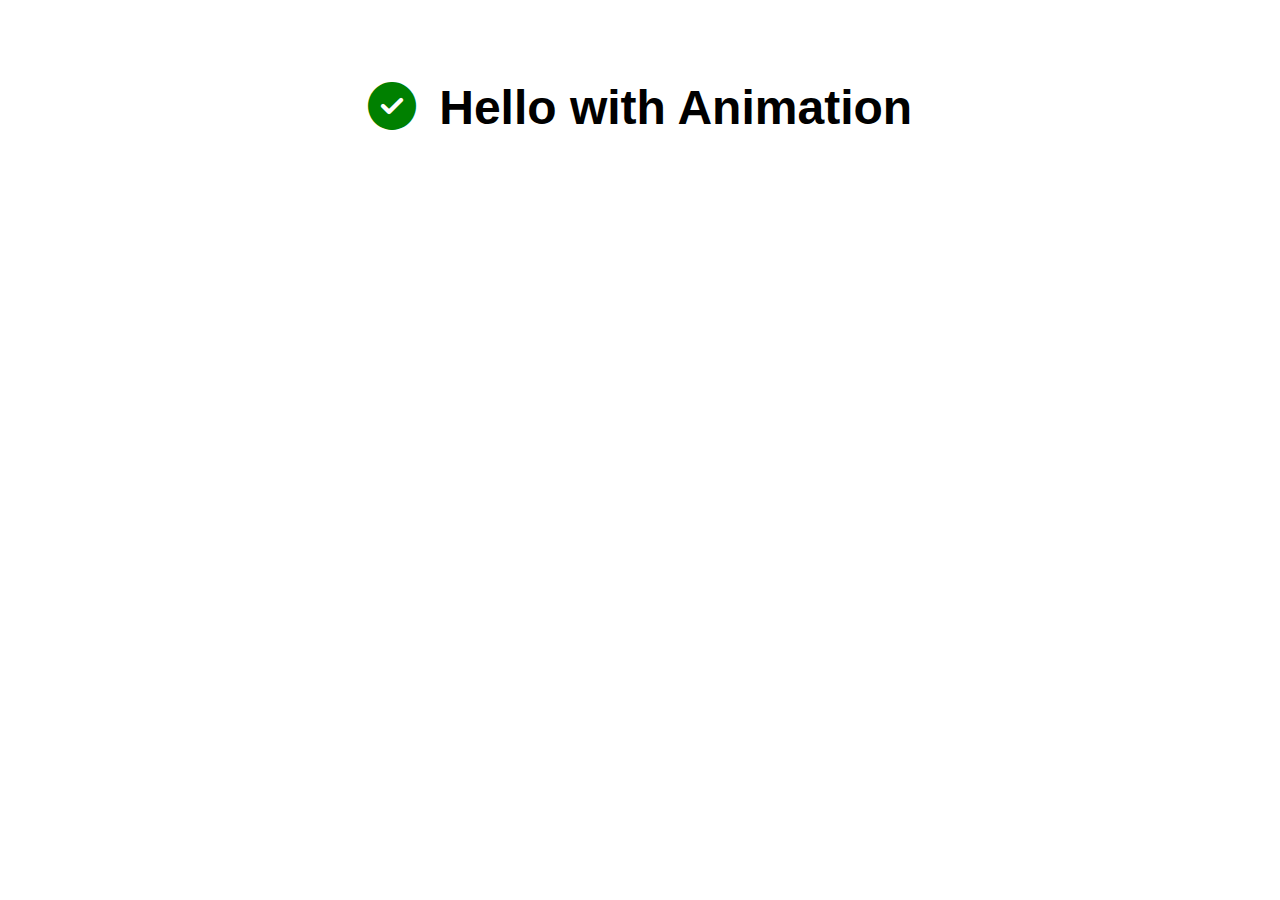
<file: index2.html>
<!DOCTYPE html>
<html lang="en">
<head>
  <meta charset="UTF-8" />
  <meta name="viewport" content="width=device-width, initial-scale=1.0" />
  <title>Font Awesome Test</title>

  <!-- ✅ Font Awesome 6.5.0 CDN (NO integrity, safer for testing) -->
  <link
    rel="stylesheet"
    href="https://cdnjs.cloudflare.com/ajax/libs/font-awesome/6.5.0/css/all.min.css"
    crossorigin="anonymous"
    referrerpolicy="no-referrer"
  />

  <style>
    body {
      font-family: Arial, sans-serif;
      text-align: center;
      margin-top: 80px;
      font-size: 1.5rem;
    }

    i {
      color: green;
      margin-right: 10px;
    }
  </style>
</head>
<body>

  <h1>
    <i class="fas fa-check-circle fa-bounce"></i> Hello with Animation
  </h1>

</body>
</html>
</file>
<file: style.css>
/* Reset and Base Styles */
* {
  margin: 0;
  padding: 0;
  box-sizing: border-box;
}

body {
  font-family: 'Roboto', sans-serif;
  line-height: 1.6;
  color: #333;
  background-color: #f9f9f9;
}

/* Navigation Styles */
.nav-wrapper {
  position: sticky;
  top: 0;
  background-color: #2c3e50;
  padding: 1rem;
  display: flex;
  justify-content: space-between;
  align-items: center;
  gap: 1rem;
  z-index: 1000;
  box-shadow: 0 2px 4px rgba(0, 0, 0, 0.1);
}

.nav-wrapper img {
  height: 50px;
}

.nav-toggle {
  display: none;
  font-size: 24px;
  color: #fff;
  cursor: pointer;
  z-index: 1001;
}

.nav {
  display: flex;
  gap: 1.5rem;
  position: absolute;
  left: 50%;
  transform: translateX(-50%);
  transition: all 0.3s ease;
}

.nav a {
  color: #fff;
  text-decoration: none;
  font-weight: 700;
  padding: 0.5rem 1rem;
  transition: background-color 0.3s;
}

.nav a:hover,
.nav a.active {
  background-color: #3498db;
  border-radius: 5px;
}

/* Main Content Container */
.container {
  max-width: 1200px;
  margin: 0 auto;
  padding: 2rem;
}

/* Hero Section */
.hero {
  display: flex;
  align-items: center;
  justify-content: center;
  padding: 80px 20px;
  background: linear-gradient(145deg, #1d2c3c, #2a7abf);
  color: #fff;
  text-align: center;
  border-radius: 10px;
  position: relative;
}

.hero::before {
  content: '';
  position: absolute;
  top: 0;
  left: 0;
  width: 100%;
  height: 100%;
  background: rgba(0, 0, 0, 0.3);
  border-radius: 10px;
}

.hero-content {
  display: flex;
  justify-content: space-between;
  align-items: center;
  max-width: 1000px;
  gap: 2rem;
  position: relative;
  z-index: 1;
}

.hero-text {
  flex: 1;
  display: flex;
  flex-direction: column;
  align-items: center;
  gap: 24px;
}

.hero-images {
  flex: 1;
  display: flex;
  gap: 1rem;
  justify-content: center;
}

.image-wrapper {
  text-align: center;
}

.hero-img {
  width: 100%;
  max-width: 300px;
  height: 200px;
  object-fit: cover;
  border-radius: 10px;
  box-shadow: 0 4px 8px rgba(0, 0, 0, 0.2);
  transition: transform 0.3s ease;
}

/* Fix for speaking-1.jpg to show the top of the image */
.hero-images .image-wrapper:first-child .hero-img {
  object-position: top;
}

.image-caption {
  color: #fff;
  font-size: 0.9rem;
  margin-top: 0.5rem;
  text-shadow: 1px 1px 2px rgba(0, 0, 0, 0.2);
}

.hero .logo-img {
  width: 200px;  
  height: auto;
  margin-bottom: 20px;
}


.hero h1 {
  font-size: 2.8rem;
  font-weight: 700;
  margin: 0;
}

.hero p {
  font-size: 1.2rem;
  line-height: 1.6;
  max-width: 600px;
}

.cta {
  margin-top: 15px;
  padding: 12px 28px;
  font-weight: bold;
  background-color: #4da5f5;
  color: #fff;
  border: none;
  border-radius: 8px;
  text-decoration: none;
  transition: background-color 0.3s ease, transform 0.3s;
}

.cta:hover {
  background-color: #2e8ce0;
  transform: scale(1.05);
}

/* Optional Animations */
.fade-in {
  opacity: 0;
  animation: fadeIn 1.2s ease forwards;
}

.fade-up {
  opacity: 0;
  transform: translateY(20px);
  animation: fadeUp 1s ease forwards;
}

.delay-1 { animation-delay: 0.3s; }
.delay-2 { animation-delay: 0.5s; }

@keyframes fadeIn {
  to { opacity: 1; }
}

@keyframes fadeUp {
  to {
    opacity: 1;
    transform: translateY(0);
  }
}

/* About Section with Image */
#about .about-content {
  display: flex;
  align-items: center;
  justify-content: center;
  gap: 2rem;
  max-width: 800px;
  margin: 0 auto;
}

#about .about-img {
  width: 200px;
  height: 200px;
  border-radius: 50%;
  object-fit: cover;
  box-shadow: 0 4px 8px rgba(0, 0, 0, 0.1);
  display: block;
  margin: 0 auto;
}

#about p {
  flex: 1;
}

/* General Section Styles */
section {
  padding: 3rem 0;
}

.section-divider {
  background: linear-gradient(180deg, #ffffff 0%, #f5f7fa 100%);
  border-radius: 10px;
}

section h2 {
  font-size: 2.2rem;
  margin-bottom: 2rem;
  text-align: center;
  color: #2c3e50;
  letter-spacing: 1px;
}

section h2 i {
  margin-right: 0.5rem;
}

section p,
section ul {
  max-width: 800px;
  margin: 0 auto;
  font-size: 1.1rem;
}

/* Card Layout for Lists */
.card {
  background-color: #ecf0f1;
  padding: 1.5rem;
  border-radius: 10px;
  box-shadow: 0 4px 8px rgba(0, 0, 0, 0.1);
  transition: all 0.3s ease;
  border: 1px solid #e0e0e0;
  display: flex;
  flex-direction: column;
  gap: 0.8rem;
}

.card:hover {
  transform: translateY(-5px);
  box-shadow: 0 8px 16px rgba(0, 0, 0, 0.2);
}

/* Experience Section */
.experience-list {
  display: grid;
  grid-template-columns: repeat(2, 1fr);
  gap: 1.5rem;
  list-style: none;
  padding: 0;
}

.experience-list li {
  position: relative;
  padding-left: 0;
}

.experience-list li::before {
  content: none;
}

.experience-list strong {
  font-size: 1.3rem;
  font-weight: 700;
  color: #2c3e50;
  display: block;
  margin-bottom: 0.5rem;
}

/* Certifications List */
.cert-list {
  list-style: none;
  padding-left: 0;
  margin-top: 1rem;
}

.cert-list li {
  margin-bottom: 8px;
  font-size: 1rem;
  display: flex;
  align-items: center;
  gap: 0.5rem;
}

.cert-list li::before {
  content: "\f058";
  font-family: "Font Awesome 6 Free";
  font-weight: 900;
  color: #3498db;
  margin-right: 0.5rem;
  display: inline-block;
}
.cert-list li.no-icon::before {
  content: none;
}

/* Card Background Colors */
.card[data-color="blue"] {
  background-color: #e8f4f8;
}

.card[data-color="green"] {
  background-color: #e9f7ef;
}

.card[data-color="purple"] {
  background-color: #f3e8ff;
}

.card[data-color="teal"] {
  background-color: #e6f0fa;
}

/* Speaking Engagements Section */
.speaking-grid {
  display: grid;
  grid-template-columns: repeat(5, 1fr);
  gap: 20px;
  margin-top: 30px;
}

.speaking-card {
  background: #f0f4f5;
  border-radius: 12px;
  padding: 30px 20px;
  text-align: center;
  display: flex;
  align-items: center;
  justify-content: center;
  font-weight: 500;
  color: #333;
  box-shadow: 0 4px 10px rgba(0,0,0,0.1);
  opacity: 0;
  transform: translateY(20px);
  animation: fadeUpCard 0.8s ease forwards;
}

.speaking-card:nth-child(1) { animation-delay: 0.1s; }
.speaking-card:nth-child(2) { animation-delay: 0.2s; }
.speaking-card:nth-child(3) { animation-delay: 0.3s; }
.speaking-card:nth-child(4) { animation-delay: 0.4s; }
.speaking-card:nth-child(5) { animation-delay: 0.5s; }
.speaking-card:nth-child(6) { animation-delay: 0.6s; }
.speaking-card:nth-child(7) { animation-delay: 0.7s; }
.speaking-card:nth-child(8) { animation-delay: 0.8s; }
.speaking-card:nth-child(9) { animation-delay: 0.9s; }

@keyframes fadeUpCard {
  to {
    opacity: 1;
    transform: translateY(0);
  }
}

/* Mentoring & Consulting Section */
.mentoring-list {
  display: grid;
  grid-template-columns: repeat(auto-fit, minmax(250px, 1fr));
  gap: 1.5rem;
  list-style: none;
  padding: 0;
}

.mentoring-list li {
  position: relative;
  padding-left: 0;
}

.mentoring-list li::before {
  content: none;
}

.mentoring-list i {
  color: #3498db;
  margin-right: 0.5rem;
}

/* Contact Form Styles */
form {
  max-width: 600px;
  margin: 0 auto;
  display: flex;
  flex-direction: column;
  gap: 1rem;
}

form input,
form textarea {
  padding: 0.75rem;
  border: 1px solid #ccc;
  border-radius: 5px;
  font-size: 1rem;
  width: 100%;
  transition: border-color 0.3s;
}

form input:focus,
form textarea:focus {
  border-color: #3498db;
  outline: none;
}

form textarea {
  resize: vertical;
}

form button {
  background-color: #3498db;
  color: #fff;
  padding: 0.75rem;
  border: none;
  border-radius: 5px;
  font-size: 1rem;
  cursor: pointer;
  transition: background-color 0.3s, transform 0.3s;
}

form button:hover {
  background-color: #2980b9;
  transform: scale(1.05);
}

/* Footer Styles */
footer {
  text-align: center;
  padding: 2rem 0;
  background-color: #2c3e50;
  color: #fff;
}

footer .social a {
  color: #3498db;
  text-decoration: none;
  font-weight: 700;
  margin: 0 1rem;
  transition: color 0.3s;
}

footer .social a:hover {
  color: #2980b9;
}

footer p {
  margin-top: 1rem;
  font-size: 0.9rem;
}

/* Scroll-to-Top Button */
#scrollToTop {
  position: fixed;
  bottom: 20px;
  right: 20px;
  background-color: #3498db;
  color: #fff;
  border: none;
  border-radius: 50%;
  width: 40px;
  height: 40px;
  font-size: 1.2rem;
  cursor: pointer;
  display: none;
  transition: background-color 0.3s, transform 0.3s;
}

#scrollToTop:hover {
  background-color: #2980b9;
  transform: scale(1.1);
}

/* Theme Toggle */
#themeToggle {
  position: fixed;
  bottom: 30px;
  right: 30px;
  background: #D4AF37;
  color: #121212;
  border: none;
  padding: 10px 15px;
  border-radius: 50%;
  cursor: pointer;
  font-size: 20px;
  z-index: 1000;
}

body.dark-mode {
  background: #121212;
  color: #eee;
}

body.dark-mode .card,
body.dark-mode .cert-card,
body.dark-mode .testimonial-grid blockquote {
  background: #1e1e1e;
  color: #eee;
}

body.dark-mode .hero-img {
  box-shadow: 0 4px 8px rgba(255, 255, 255, 0.1);
}

body.dark-mode .hero::before {
  background: rgba(0, 0, 0, 0.5);
}

body.dark-mode footer {
  background: #000;
}

/* Testimonials */
.testimonial-grid {
  display: grid;
  grid-template-columns: repeat(auto-fit, minmax(260px, 1fr));
  gap: 20px;
  margin-top: 30px;
}

.testimonial-grid blockquote {
  background: #ffffff;
  border-left: 4px solid #D4AF37;
  padding: 20px;
  border-radius: 8px;
  font-style: italic;
  box-shadow: 0 4px 8px rgba(0,0,0,0.1);
}

.testimonial-grid footer {
  font-weight: bold;
  margin-top: 10px;
  display: block;
  text-align: right;
}

/* Scroll animations */
section {
  opacity: 0;
  transform: translateY(30px);
  animation: fadeInUp 1s ease forwards;
}

section:nth-of-type(2) { animation-delay: 0.2s; }
section:nth-of-type(3) { animation-delay: 0.4s; }
section:nth-of-type(4) { animation-delay: 0.6s; }

@keyframes fadeInUp {
  to {
    opacity: 1;
    transform: translateY(0);
  }
}

/* Responsive Design */
@media (max-width: 768px) {
  .nav-toggle {
    display: block;
    color: #fff;
    z-index: 1001;
  }

  .nav {
    display: none;
    flex-direction: column;
    background: rgba(0, 0, 0, 0.9);
    position: absolute;
    top: 60px;
    left: 0;
    right: 0;
    padding: 20px;
  }

  .nav.active {
    display: flex;
  }

  .hero {
    padding: 2rem 1rem;
  }

  .hero-content {
    flex-direction: column;
    gap: 1rem;
  }

  .hero-text {
    text-align: center;
  }

  .hero-images {
    flex-direction: column;
    align-items: center;
  }

  .hero-img {
    max-width: 100%;
    height: 150px;
    margin-bottom: 1rem;
  }

  .hero h1 {
    font-size: 2rem;
  }

  .hero p {
    font-size: 1rem;
  }

  .container {
    padding: 1rem;
  }

  section {
    padding: 2rem 0;
  }

  section h2 {
    font-size: 1.8rem;
  }

  #about .about-content {
    flex-direction: column;
    text-align: center;
  }

  #about .about-img {
    width: 150px;
    height: 150px;
    margin: 0 auto 1rem;
  }

  .experience-list,
  .speaking-grid,
  .mentoring-list {
    grid-template-columns: 1fr;
  }

  .cert-list li {
    font-size: 0.9rem;
  }
}

/* Experience Cards Animation */
.card {
  opacity: 0;
  transform: translateY(20px);
  animation: fadeInUp 0.6s ease forwards;
}

.card:nth-child(1) { animation-delay: 0.1s; }
.card:nth-child(2) { animation-delay: 0.2s; }
.card:nth-child(3) { animation-delay: 0.3s; }
.card:nth-child(4) { animation-delay: 0.4s; }



/* Section Heading Bar */
.section-heading {
  position: relative;
  display: inline-block;
  margin-bottom: 1.5rem;
  padding-bottom: 0.5rem;
  font-size: 2.2rem;
  color: #2c3e50;
  text-align: center;
}

.section-heading::after {
  content: "";
  display: block;
  height: 4px;
  width: 100px;
  margin: 10px auto 0;
  background: linear-gradient(to right, #3498db, #2980b9);
  border-radius: 2px;
}
</file>
